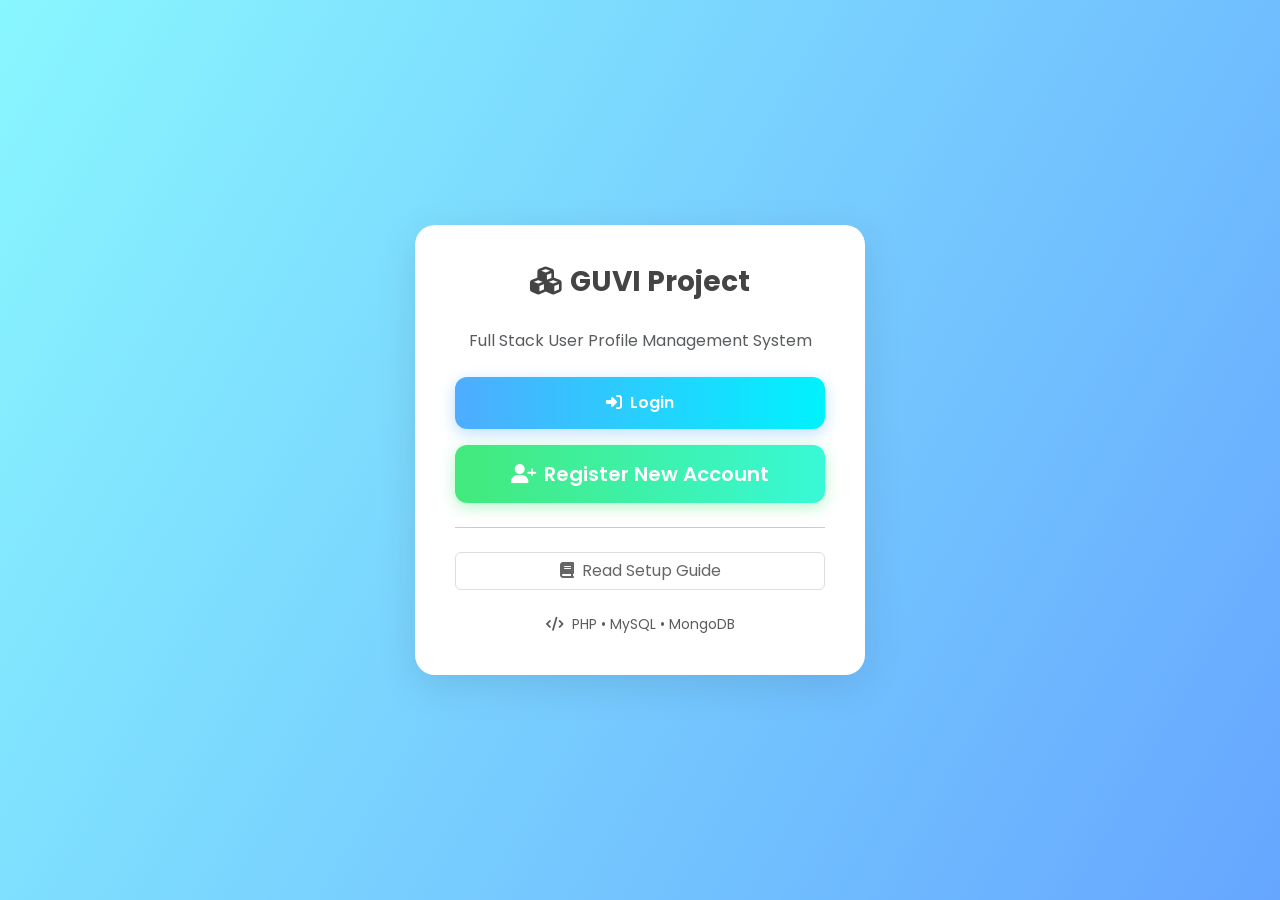
<file: index.html>
<!DOCTYPE html>
<html lang="en">

<head>
    <meta charset="UTF-8">
    <meta name="viewport" content="width=device-width, initial-scale=1.0">
    <title>Welcome - GUVI Internship</title>
    <link rel="stylesheet" href="https://cdn.jsdelivr.net/npm/bootstrap@5.3.0/dist/css/bootstrap.min.css">
    <link rel="stylesheet" href="assets/css/style.css">
    <!-- Font Awesome -->
    <link rel="stylesheet" href="https://cdnjs.cloudflare.com/ajax/libs/font-awesome/6.4.0/css/all.min.css">
</head>

<body>
    <div class="glass-card text-center">
        <h3><i class="fas fa-cubes me-2"></i>GUVI Project</h3>
        <p class="mb-4 text-muted">Full Stack User Profile Management System</p>

        <div class="d-grid gap-3">
            <a href="login.html" class="btn btn-primary btn-lg">
                <i class="fas fa-sign-in-alt me-2"></i>Login
            </a>

            <a href="register.html" class="btn btn-success btn-lg">
                <i class="fas fa-user-plus me-2"></i>Register New Account
            </a>

            <hr class="my-2">

            <a href="guide.html" class="btn btn-outline-light">
                <i class="fas fa-book me-2"></i>Read Setup Guide
            </a>
        </div>

        <div class="mt-4 small text-muted">
            <i class="fas fa-code me-1"></i> PHP • MySQL • MongoDB
        </div>
    </div>

    <script src="https://code.jquery.com/jquery-3.6.0.min.js"></script>
</body>

</html>
</file>
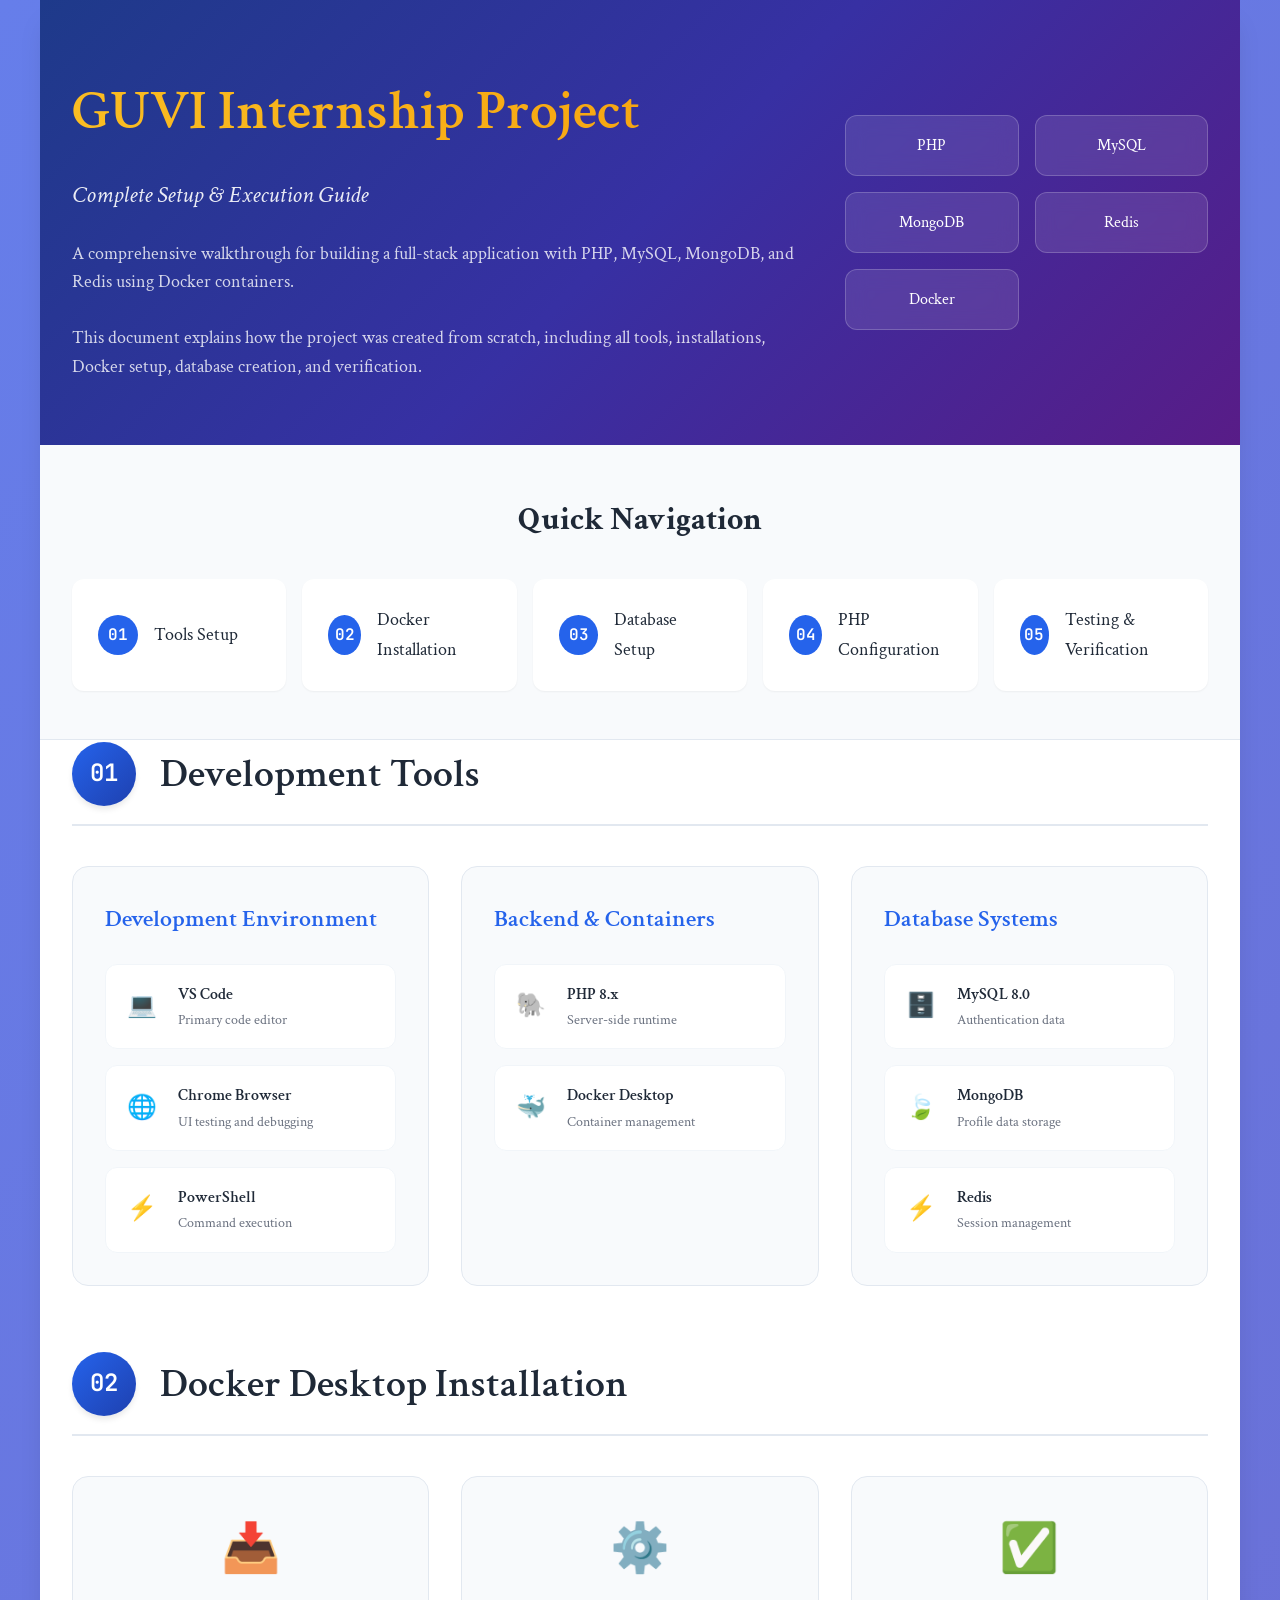
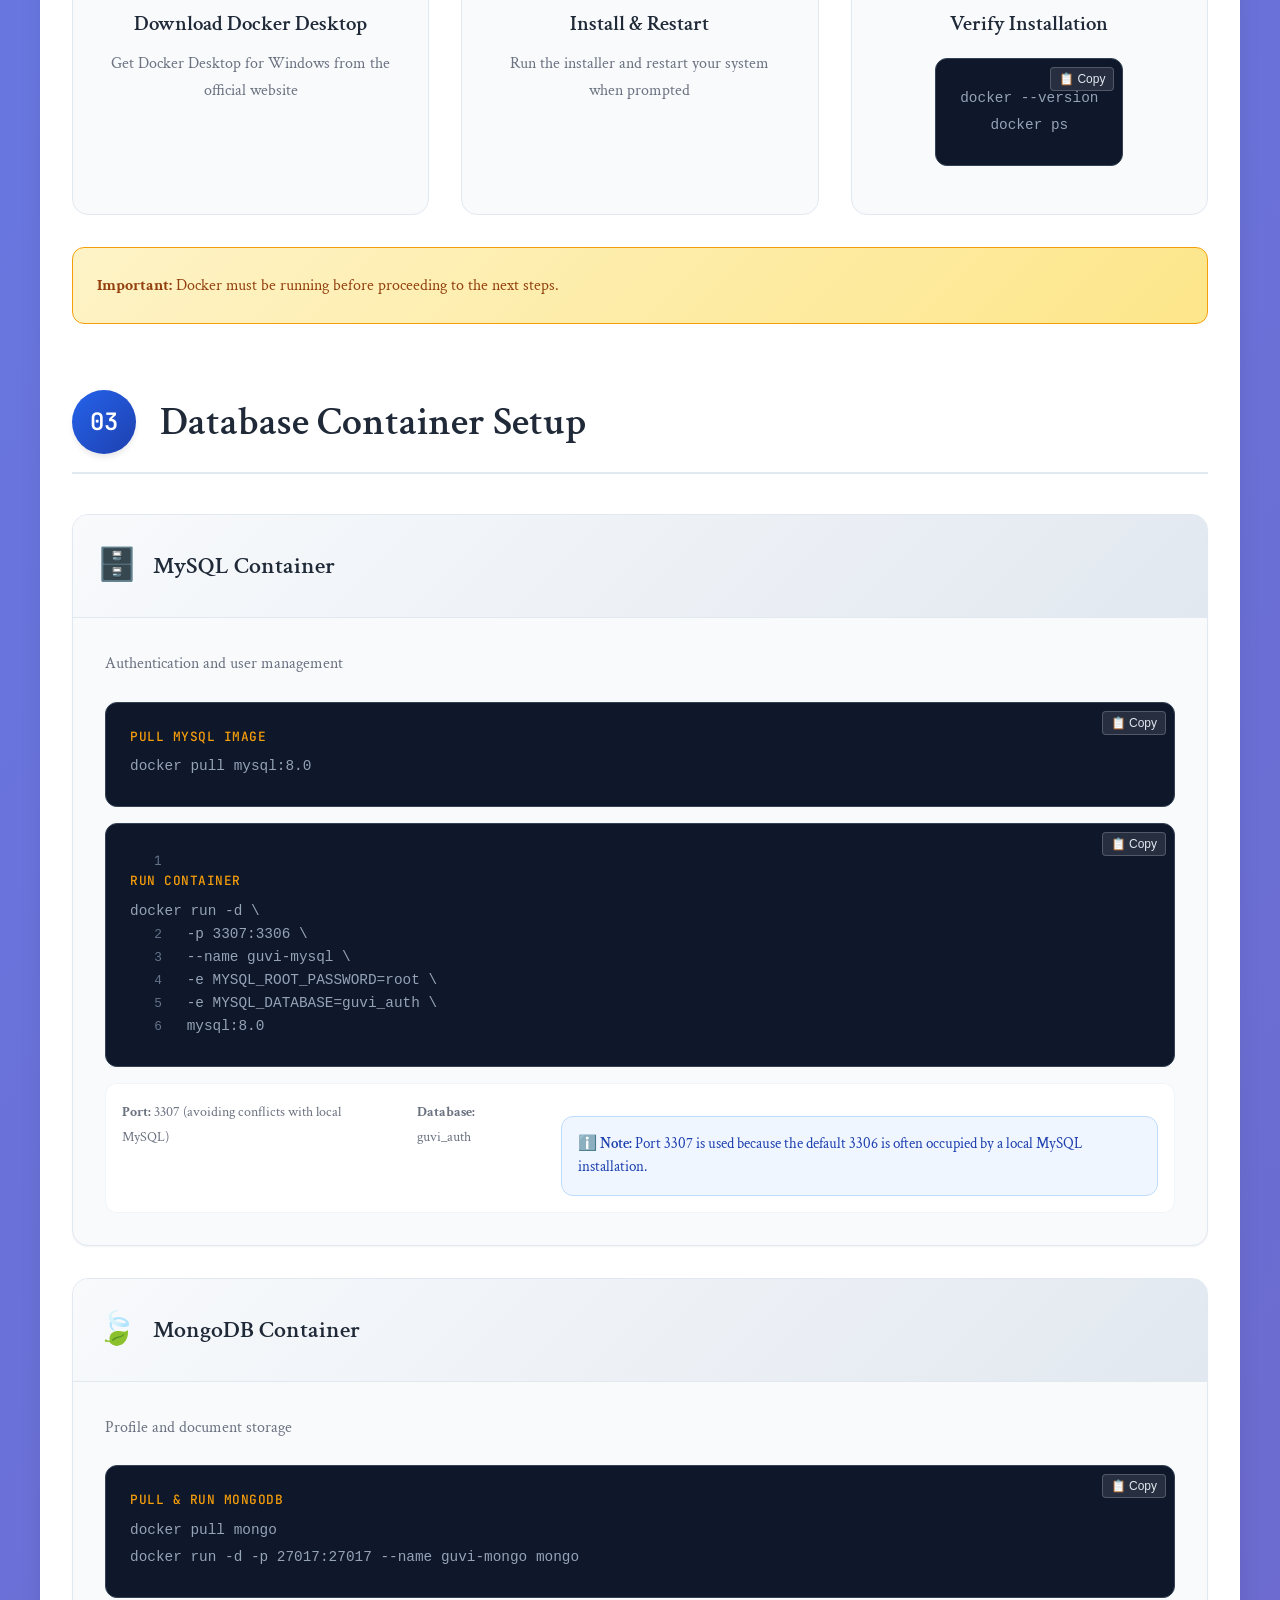
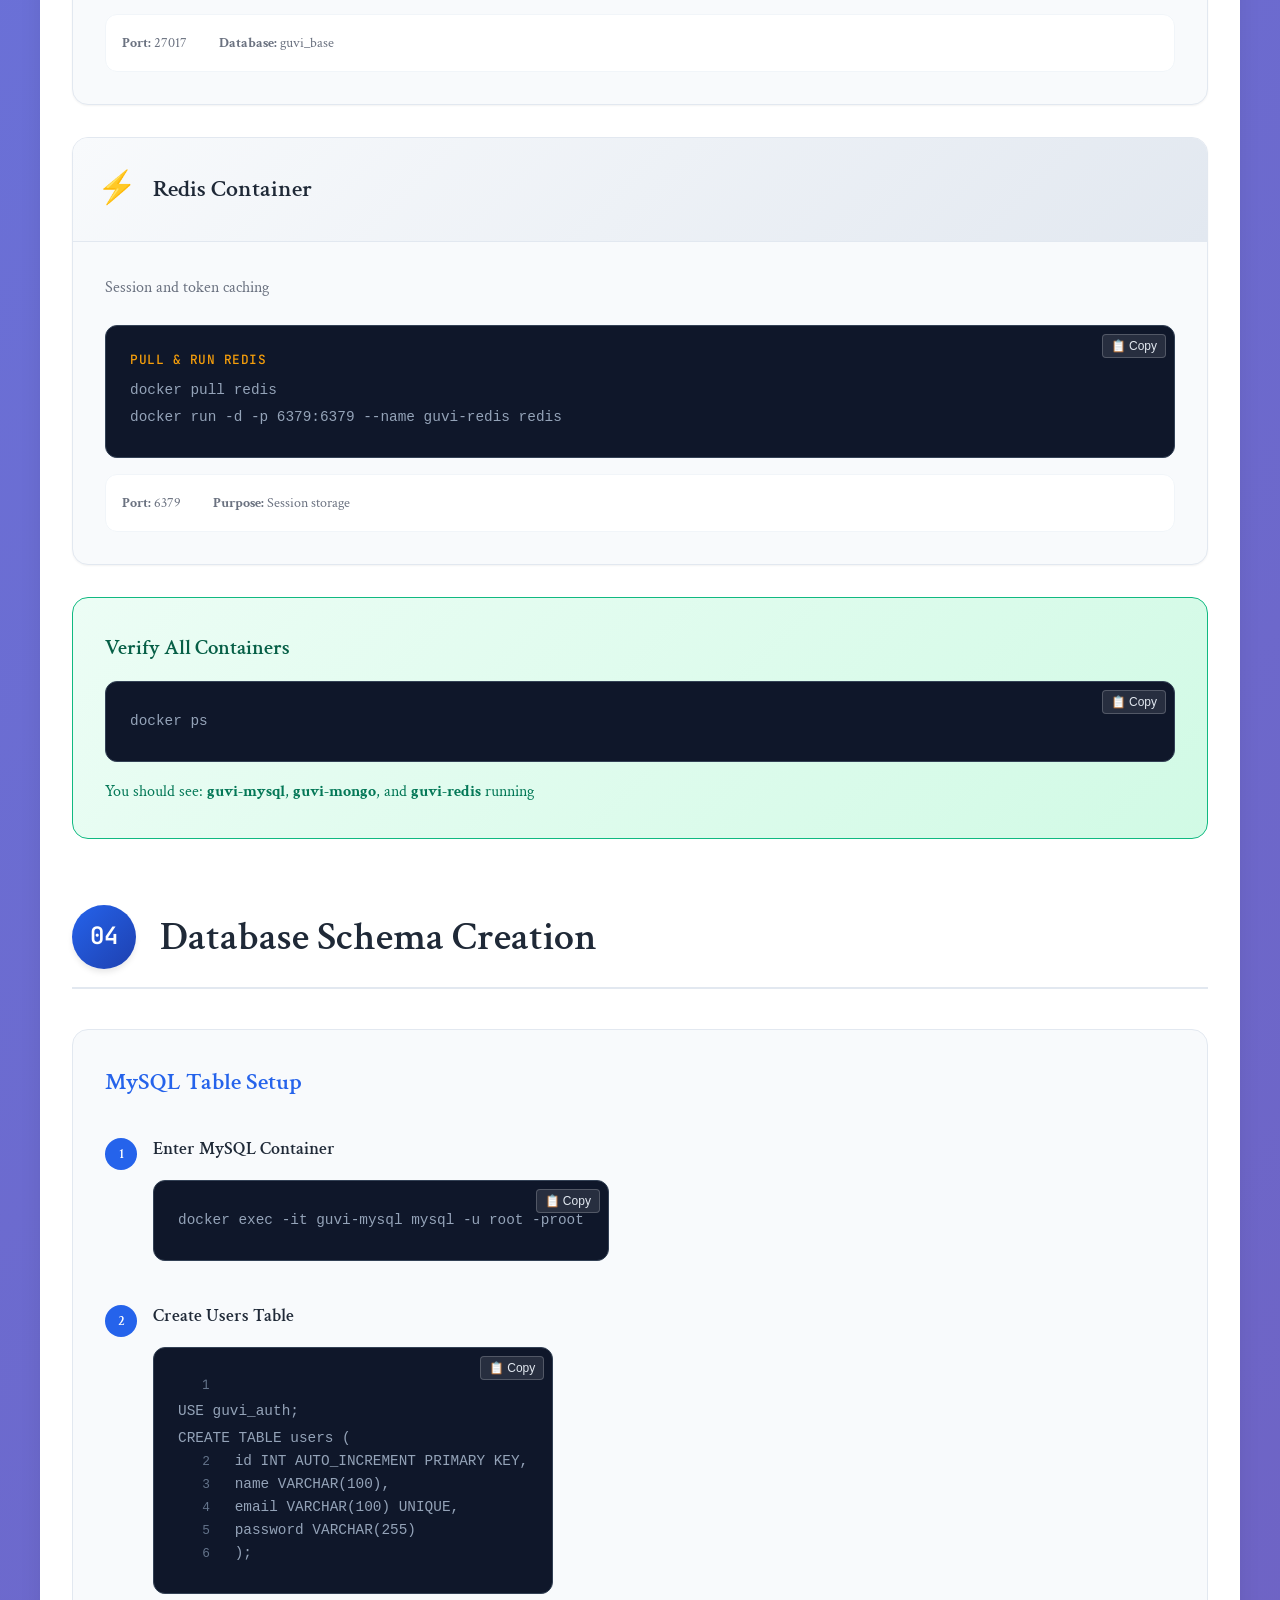
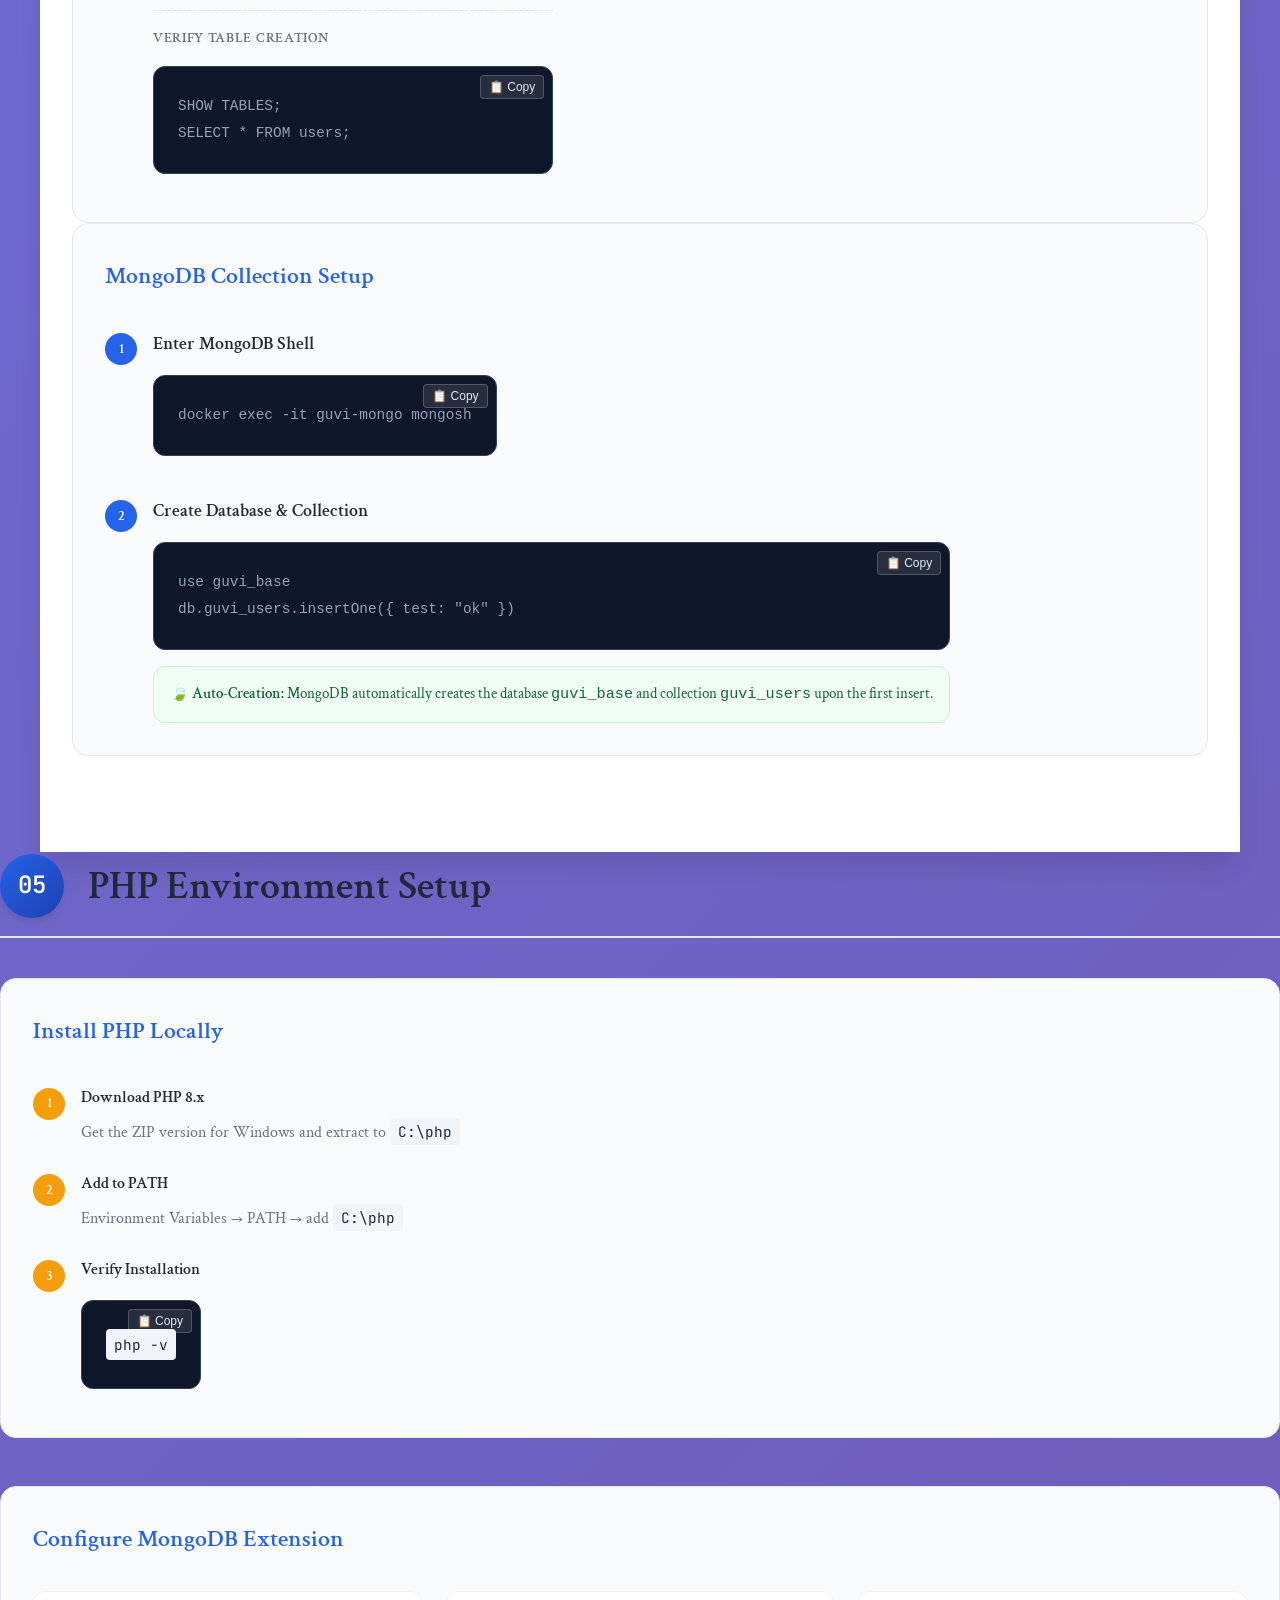
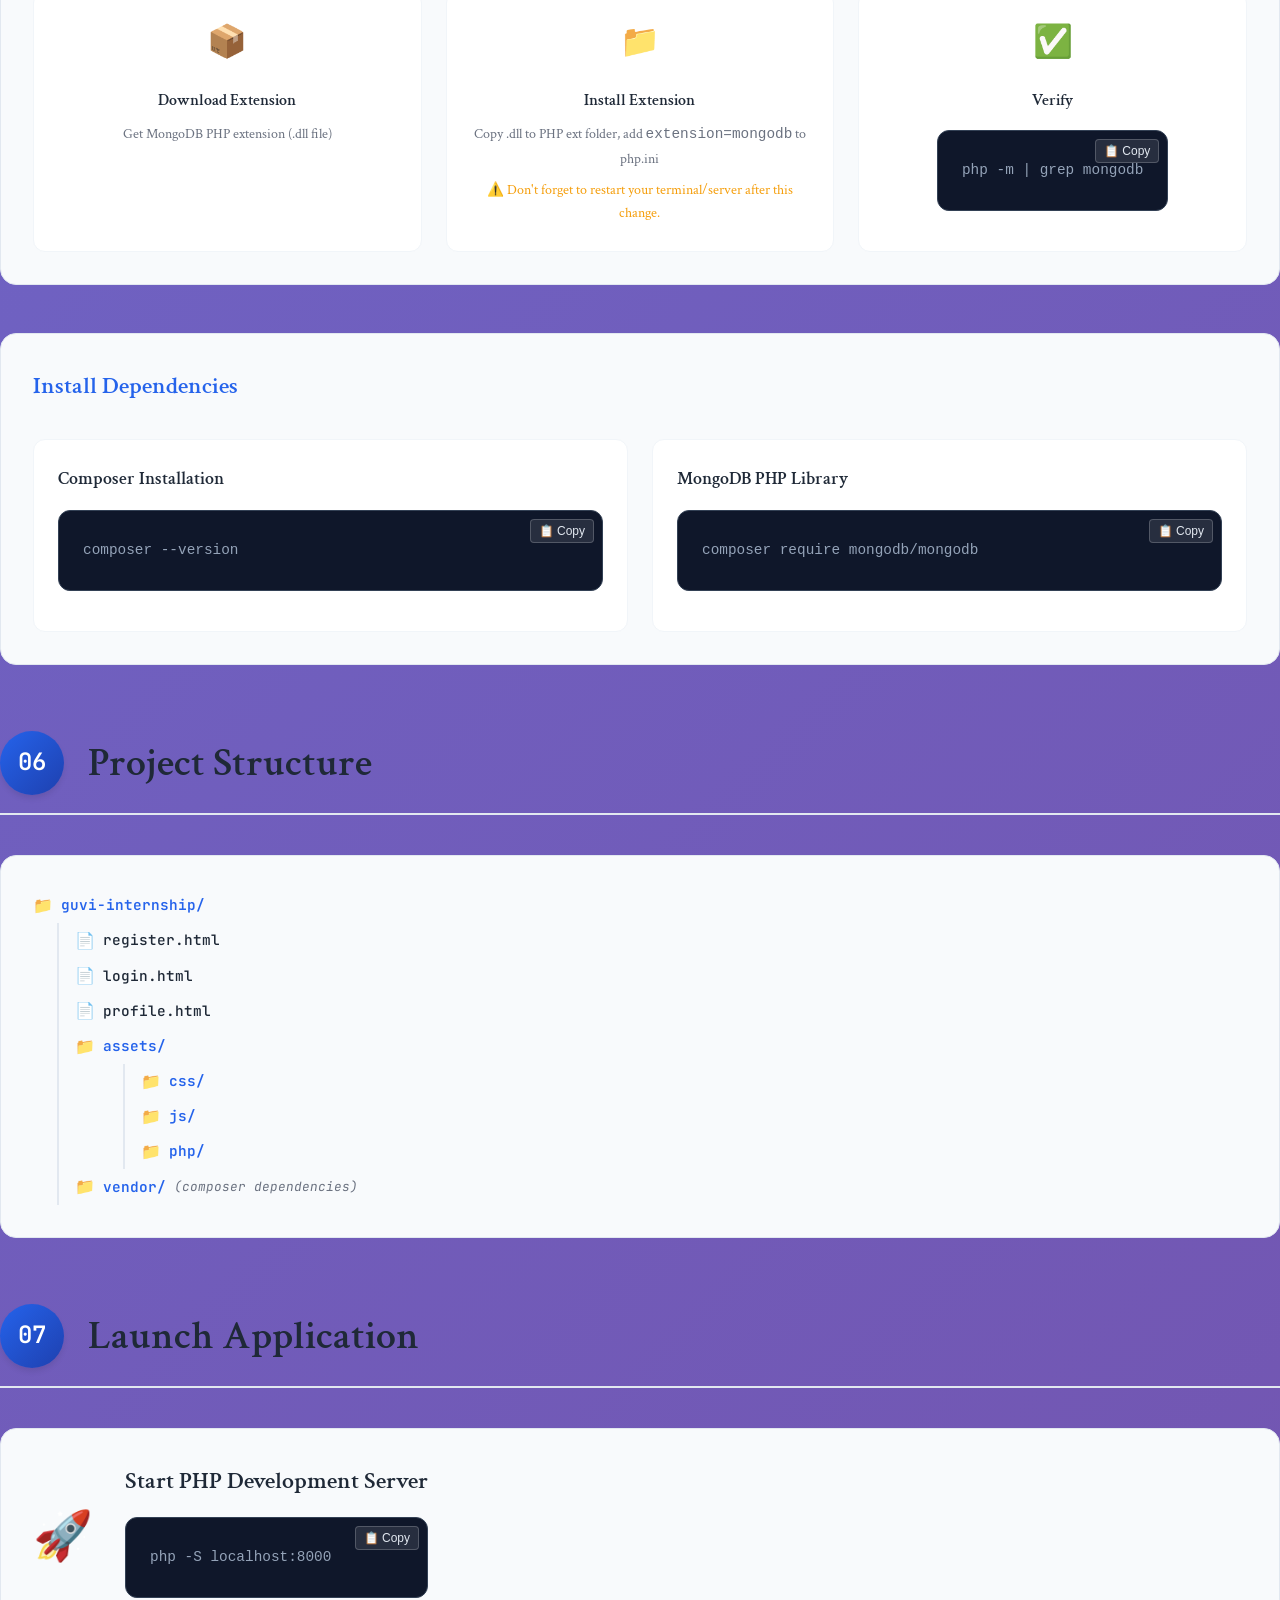
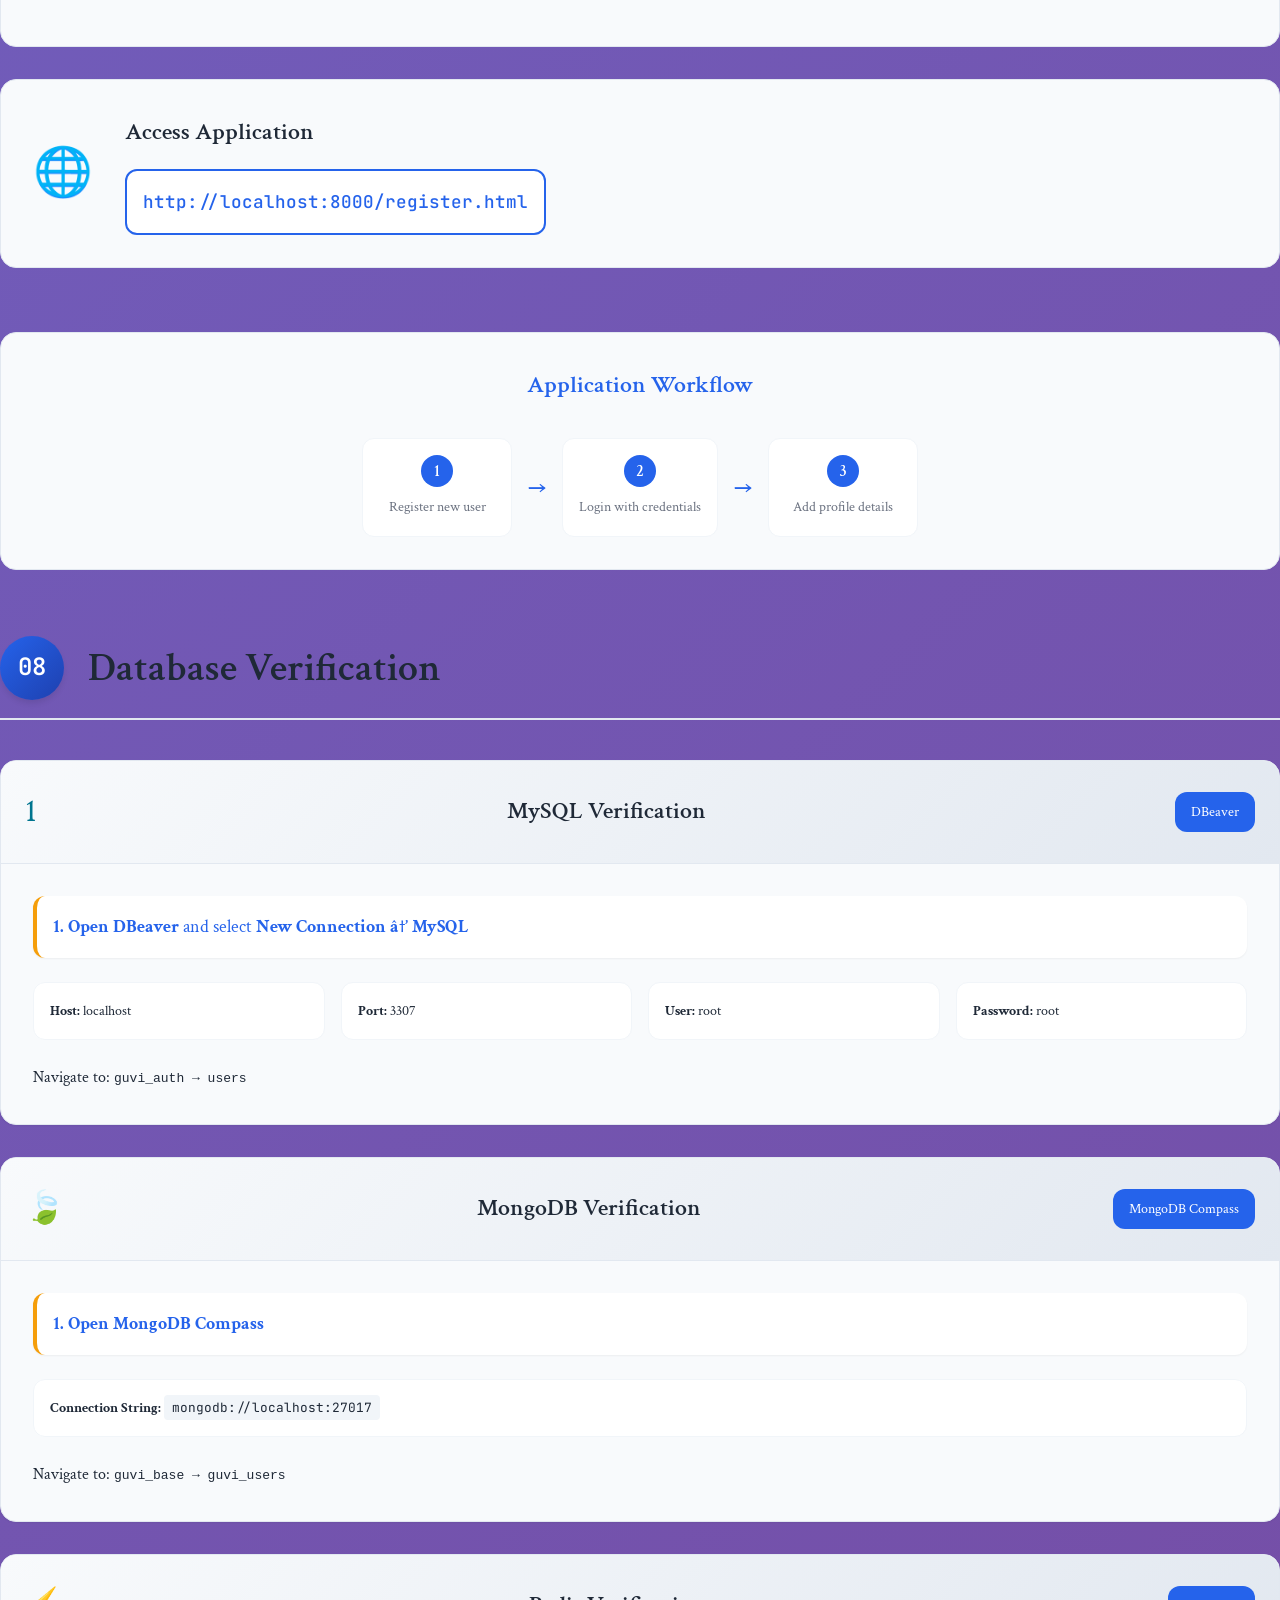
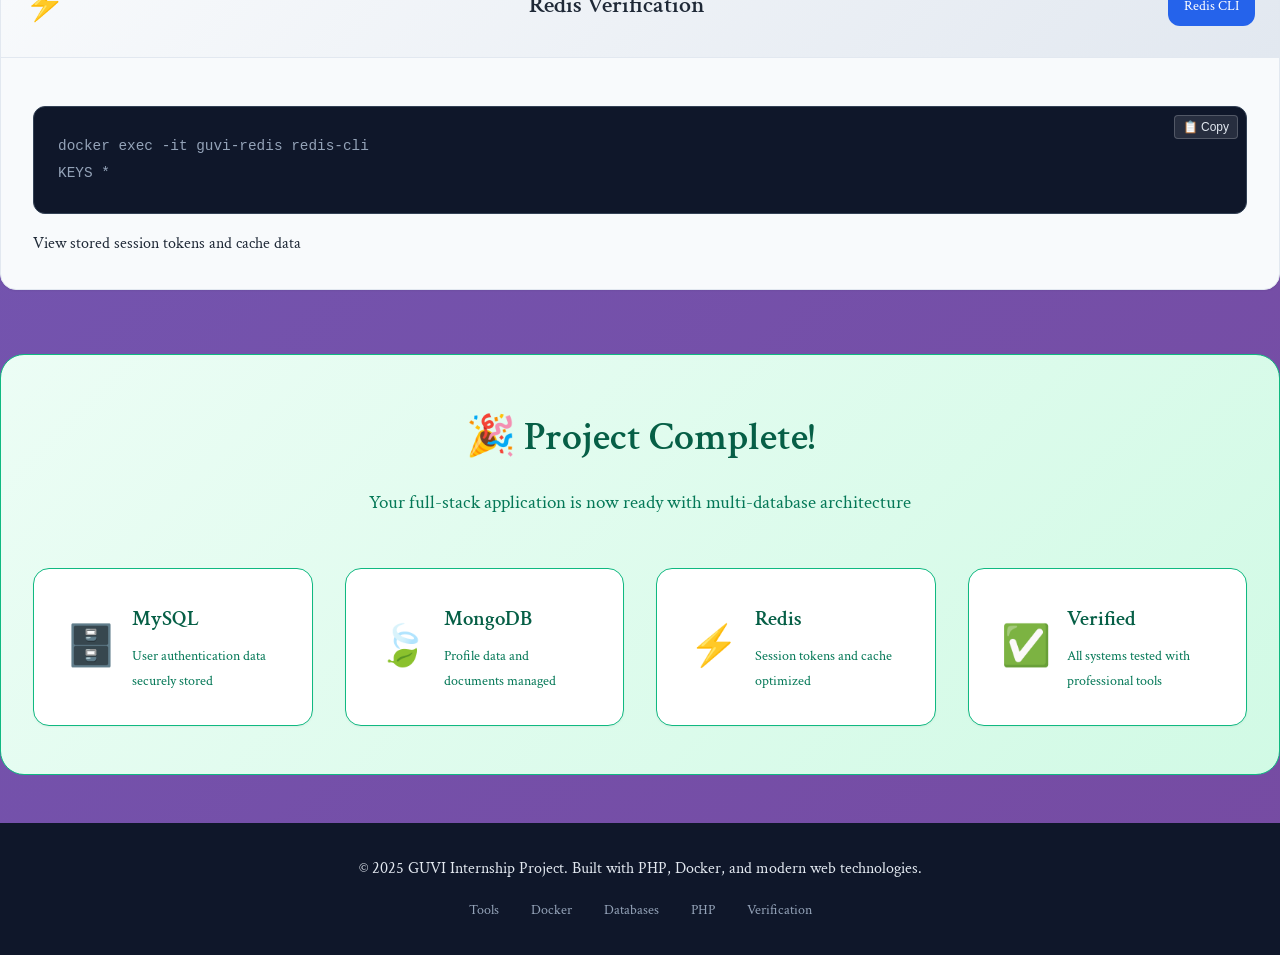
<file: guide.html>
<!DOCTYPE html>
<html lang="en">

<head>
  <meta charset="UTF-8">
  <meta name="viewport" content="width=device-width, initial-scale=1.0">
  <title>GUVI Internship Project - Setup Guide</title>
  <link rel="stylesheet" href="styles.css">
  <link
    href="https://fonts.googleapis.com/css2?family=JetBrains+Mono:wght@400;500;600&family=Crimson+Text:ital,wght@0,400;0,600;1,400&display=swap"
    rel="stylesheet">
</head>

<body>
  <div class="container">
    <header class="hero">
      <div class="hero-content">
        <h1 class="hero-title">GUVI Internship Project</h1>
        <p class="hero-subtitle">Complete Setup & Execution Guide</p>
        <div class="hero-description">
          A comprehensive walkthrough for building a full-stack application with PHP, MySQL, MongoDB, and Redis using
          Docker containers.
          <br><br>
          This document explains how the project was created from scratch, including all tools, installations, Docker
          setup, database creation, and verification.
        </div>
      </div>
      <div class="hero-visual">
        <div class="tech-stack">
          <div class="tech-item">PHP</div>
          <div class="tech-item">MySQL</div>
          <div class="tech-item">MongoDB</div>
          <div class="tech-item">Redis</div>
          <div class="tech-item">Docker</div>
        </div>
      </div>
    </header>

    <nav class="table-of-contents">
      <h2>Quick Navigation</h2>
      <div class="toc-grid">
        <a href="#tools" class="toc-item">
          <span class="toc-number">01</span>
          <span class="toc-title">Tools Setup</span>
        </a>
        <a href="#docker" class="toc-item">
          <span class="toc-number">02</span>
          <span class="toc-title">Docker Installation</span>
        </a>
        <a href="#databases" class="toc-item">
          <span class="toc-number">03</span>
          <span class="toc-title">Database Setup</span>
        </a>
        <a href="#php" class="toc-item">
          <span class="toc-number">04</span>
          <span class="toc-title">PHP Configuration</span>
        </a>
        <a href="#verification" class="toc-item">
          <span class="toc-number">05</span>
          <span class="toc-title">Testing & Verification</span>
        </a>
      </div>
    </nav>

    <main class="content">
      <section id="tools" class="step-section">
        <div class="step-header">
          <span class="step-number">01</span>
          <h2>Development Tools</h2>
        </div>

        <div class="tools-grid">
          <div class="tool-category">
            <h3>Development Environment</h3>
            <div class="tool-list">
              <div class="tool-item">
                <div class="tool-icon">💻</div>
                <div class="tool-info">
                  <strong>VS Code</strong>
                  <span>Primary code editor</span>
                </div>
              </div>
              <div class="tool-item">
                <div class="tool-icon">🌐</div>
                <div class="tool-info">
                  <strong>Chrome Browser</strong>
                  <span>UI testing and debugging</span>
                </div>
              </div>
              <div class="tool-item">
                <div class="tool-icon">⚡</div>
                <div class="tool-info">
                  <strong>PowerShell</strong>
                  <span>Command execution</span>
                </div>
              </div>
            </div>
          </div>

          <div class="tool-category">
            <h3>Backend & Containers</h3>
            <div class="tool-list">
              <div class="tool-item">
                <div class="tool-icon">🐘</div>
                <div class="tool-info">
                  <strong>PHP 8.x</strong>
                  <span>Server-side runtime</span>
                </div>
              </div>
              <div class="tool-item">
                <div class="tool-icon">🐳</div>
                <div class="tool-info">
                  <strong>Docker Desktop</strong>
                  <span>Container management</span>
                </div>
              </div>
            </div>
          </div>

          <div class="tool-category">
            <h3>Database Systems</h3>
            <div class="tool-list">
              <div class="tool-item">
                <div class="tool-icon">🗄️</div>
                <div class="tool-info">
                  <strong>MySQL 8.0</strong>
                  <span>Authentication data</span>
                </div>
              </div>
              <div class="tool-item">
                <div class="tool-icon">🍃</div>
                <div class="tool-info">
                  <strong>MongoDB</strong>
                  <span>Profile data storage</span>
                </div>
              </div>
              <div class="tool-item">
                <div class="tool-icon">⚡</div>
                <div class="tool-info">
                  <strong>Redis</strong>
                  <span>Session management</span>
                </div>
              </div>
            </div>
          </div>
        </div>
      </section>

      <section id="docker" class="step-section">
        <div class="step-header">
          <span class="step-number">02</span>
          <h2>Docker Desktop Installation</h2>
        </div>

        <div class="installation-steps">
          <div class="install-step">
            <div class="step-icon">📥</div>
            <div class="step-content">
              <h3>Download Docker Desktop</h3>
              <p>Get Docker Desktop for Windows from the official website</p>
            </div>
          </div>

          <div class="install-step">
            <div class="step-icon">⚙️</div>
            <div class="step-content">
              <h3>Install & Restart</h3>
              <p>Run the installer and restart your system when prompted</p>
            </div>
          </div>

          <div class="install-step">
            <div class="step-icon">✅</div>
            <div class="step-content">
              <h3>Verify Installation</h3>
              <div class="code-block">
                <code>docker --version</code>
                <code>docker ps</code>
              </div>
            </div>
          </div>
        </div>

        <div class="important-note">
          <strong>Important:</strong> Docker must be running before proceeding to the next steps.
        </div>
      </section>

      <section id="databases" class="step-section">
        <div class="step-header">
          <span class="step-number">03</span>
          <h2>Database Container Setup</h2>
        </div>

        <div class="database-setup">
          <div class="db-container">
            <div class="db-header">
              <div class="db-icon mysql-icon">🗄️</div>
              <h3>MySQL Container</h3>
            </div>
            <div class="db-content">
              <p>Authentication and user management</p>
              <div class="code-block">
                <div class="code-title">Pull MySQL Image</div>
                <code>docker pull mysql:8.0</code>
              </div>
              <div class="code-block">
                <div class="code-title">Run Container</div>
                <code>docker run -d \<br>
  -p 3307:3306 \<br>
  --name guvi-mysql \<br>
  -e MYSQL_ROOT_PASSWORD=root \<br>
  -e MYSQL_DATABASE=guvi_auth \<br>
  mysql:8.0</code>
              </div>
              <div class="db-info">
                <span><strong>Port:</strong> 3307 (avoiding conflicts with local MySQL)</span>
                <span><strong>Database:</strong> guvi_auth</span>
                <div class="note-box info">
                  ℹ️ <strong>Note:</strong> Port 3307 is used because the default 3306 is often occupied by a local
                  MySQL installation.
                </div>
              </div>
            </div>
          </div>

          <div class="db-container">
            <div class="db-header">
              <div class="db-icon mongo-icon">🍃</div>
              <h3>MongoDB Container</h3>
            </div>
            <div class="db-content">
              <p>Profile and document storage</p>
              <div class="code-block">
                <div class="code-title">Pull & Run MongoDB</div>
                <code>docker pull mongo</code>
                <code>docker run -d -p 27017:27017 --name guvi-mongo mongo</code>
              </div>
              <div class="db-info">
                <span><strong>Port:</strong> 27017</span>
                <span><strong>Database:</strong> guvi_base</span>
              </div>
            </div>
          </div>

          <div class="db-container">
            <div class="db-header">
              <div class="db-icon redis-icon">⚡</div>
              <h3>Redis Container</h3>
            </div>
            <div class="db-content">
              <p>Session and token caching</p>
              <div class="code-block">
                <div class="code-title">Pull & Run Redis</div>
                <code>docker pull redis</code>
                <code>docker run -d -p 6379:6379 --name guvi-redis redis</code>
              </div>
              <div class="db-info">
                <span><strong>Port:</strong> 6379</span>
                <span><strong>Purpose:</strong> Session storage</span>
              </div>
            </div>
          </div>
        </div>

        <div class="verification-box">
          <h4>Verify All Containers</h4>
          <div class="code-block">
            <code>docker ps</code>
          </div>
          <p>You should see: <strong>guvi-mysql</strong>, <strong>guvi-mongo</strong>, and <strong>guvi-redis</strong>
            running</p>
        </div>
      </section>

      <section class="step-section">
        <div class="step-header">
          <span class="step-number">04</span>
          <h2>Database Schema Creation</h2>
        </div>

        <div class="schema-setup">
          <div class="schema-container">
            <h3>MySQL Table Setup</h3>
            <div class="schema-steps">
              <div class="schema-step">
                <span class="schema-step-number">1</span>
                <div class="schema-content">
                  <h4>Enter MySQL Container</h4>
                  <div class="code-block">
                    <code>docker exec -it guvi-mysql mysql -u root -proot</code>
                  </div>
                </div>
              </div>

              <div class="schema-step">
                <span class="schema-step-number">2</span>
                <div class="schema-content">
                  <h4>Create Users Table</h4>
                  <div class="code-block">
                    <code>USE guvi_auth;</code>
                    <code>CREATE TABLE users (<br>
  id INT AUTO_INCREMENT PRIMARY KEY,<br>
  name VARCHAR(100),<br>
  email VARCHAR(100) UNIQUE,<br>
  password VARCHAR(255)<br>
);</code>
                  </div>
                  <div class="verification-substep">
                    <h5>Verify Table Creation</h5>
                    <div class="code-block">
                      <code>SHOW TABLES;</code>
                      <code>SELECT * FROM users;</code>
                    </div>
                  </div>
                </div>
              </div>
            </div>
          </div>
        </div>

        <div class="schema-container">
          <h3>MongoDB Collection Setup</h3>
          <div class="schema-steps">
            <div class="schema-step">
              <span class="schema-step-number">1</span>
              <div class="schema-content">
                <h4>Enter MongoDB Shell</h4>
                <div class="code-block">
                  <code>docker exec -it guvi-mongo mongosh</code>
                </div>
              </div>
            </div>

            <div class="schema-step">
              <span class="schema-step-number">2</span>
              <div class="schema-content">
                <h4>Create Database & Collection</h4>
                <div class="code-block">
                  <code>use guvi_base</code>
                  <code>db.guvi_users.insertOne({ test: "ok" })</code>
                </div>
                <div class="note-box success">
                  🍃 <strong>Auto-Creation:</strong> MongoDB automatically creates the database <code>guvi_base</code>
                  and collection <code>guvi_users</code> upon the first insert.
                </div>
              </div>
            </div>
          </div>
        </div>
  </div>
  </div>
  </section>

  <section id="php" class="step-section">
    <div class="step-header">
      <span class="step-number">05</span>
      <h2>PHP Environment Setup</h2>
    </div>

    <div class="php-setup">
      <div class="php-step">
        <h3>Install PHP Locally</h3>
        <div class="php-instructions">
          <div class="instruction-item">
            <span class="instruction-number">1</span>
            <div class="instruction-content">
              <strong>Download PHP 8.x</strong>
              <p>Get the ZIP version for Windows and extract to <code>C:\php</code></p>
            </div>
          </div>

          <div class="instruction-item">
            <span class="instruction-number">2</span>
            <div class="instruction-content">
              <strong>Add to PATH</strong>
              <p>Environment Variables → PATH → add <code>C:\php</code></p>
            </div>
          </div>

          <div class="instruction-item">
            <span class="instruction-number">3</span>
            <div class="instruction-content">
              <strong>Verify Installation</strong>
              <div class="code-block">
                <code>php -v</code>
              </div>
            </div>
          </div>
        </div>
      </div>

      <div class="php-step">
        <h3>Configure MongoDB Extension</h3>
        <div class="extension-setup">
          <div class="extension-item">
            <div class="extension-icon">📦</div>
            <div class="extension-content">
              <strong>Download Extension</strong>
              <p>Get MongoDB PHP extension (.dll file)</p>
            </div>
          </div>

          <div class="extension-item">
            <div class="extension-icon">📁</div>
            <div class="extension-content">
              <strong>Install Extension</strong>
              <p>Copy .dll to PHP ext folder, add <code>extension=mongodb</code> to php.ini</p>
              <p class="small-note">⚠️ Don't forget to restart your terminal/server after this change.</p>
            </div>
          </div>

          <div class="extension-item">
            <div class="extension-icon">✅</div>
            <div class="extension-content">
              <strong>Verify</strong>
              <div class="code-block">
                <code>php -m | grep mongodb</code>
              </div>
            </div>
          </div>
        </div>
      </div>

      <div class="php-step">
        <h3>Install Dependencies</h3>
        <div class="dependencies">
          <div class="dependency-item">
            <h4>Composer Installation</h4>
            <div class="code-block">
              <code>composer --version</code>
            </div>
          </div>

          <div class="dependency-item">
            <h4>MongoDB PHP Library</h4>
            <div class="code-block">
              <code>composer require mongodb/mongodb</code>
            </div>
          </div>
        </div>
      </div>
    </div>
  </section>

  <section class="step-section">
    <div class="step-header">
      <span class="step-number">06</span>
      <h2>Project Structure</h2>
    </div>

    <div class="project-structure">
      <div class="file-tree">
        <div class="tree-item folder">
          <span class="tree-icon">📁</span>
          <span class="tree-name">guvi-internship/</span>
        </div>
        <div class="tree-children">
          <div class="tree-item file">
            <span class="tree-icon">📄</span>
            <span class="tree-name">register.html</span>
          </div>
          <div class="tree-item file">
            <span class="tree-icon">📄</span>
            <span class="tree-name">login.html</span>
          </div>
          <div class="tree-item file">
            <span class="tree-icon">📄</span>
            <span class="tree-name">profile.html</span>
          </div>
          <div class="tree-item folder">
            <span class="tree-icon">📁</span>
            <span class="tree-name">assets/</span>
          </div>
          <div class="tree-children nested">
            <div class="tree-item folder">
              <span class="tree-icon">📁</span>
              <span class="tree-name">css/</span>
            </div>
            <div class="tree-item folder">
              <span class="tree-icon">📁</span>
              <span class="tree-name">js/</span>
            </div>
            <div class="tree-item folder">
              <span class="tree-icon">📁</span>
              <span class="tree-name">php/</span>
            </div>
          </div>
          <div class="tree-item folder">
            <span class="tree-icon">📁</span>
            <span class="tree-name">vendor/</span>
            <span class="tree-note">(composer dependencies)</span>
          </div>
        </div>
      </div>
    </div>
  </section>

  <section class="step-section">
    <div class="step-header">
      <span class="step-number">07</span>
      <h2>Launch Application</h2>
    </div>

    <div class="launch-section">
      <div class="launch-step">
        <div class="launch-icon">🚀</div>
        <div class="launch-content">
          <h3>Start PHP Development Server</h3>
          <div class="code-block">
            <code>php -S localhost:8000</code>
          </div>
        </div>
      </div>

      <div class="launch-step">
        <div class="launch-icon">🌐</div>
        <div class="launch-content">
          <h3>Access Application</h3>
          <div class="url-box">
            <a href="http://localhost:8000/register.html" target="_blank">
              http://localhost:8000/register.html
            </a>
          </div>
        </div>
      </div>

      <div class="application-flow">
        <h3>Application Workflow</h3>
        <div class="flow-steps">
          <div class="flow-step">
            <span class="flow-number">1</span>
            <span class="flow-text">Register new user</span>
          </div>
          <div class="flow-arrow">→</div>
          <div class="flow-step">
            <span class="flow-number">2</span>
            <span class="flow-text">Login with credentials</span>
          </div>
          <div class="flow-arrow">→</div>
          <div class="flow-step">
            <span class="flow-number">3</span>
            <span class="flow-text">Add profile details</span>
          </div>
        </div>
      </div>
    </div>
  </section>

  <section id="verification" class="step-section">
    <div class="step-header">
      <span class="step-number">08</span>
      <h2>Database Verification</h2>
    </div>

    <div class="verification-tools">
      <div class="verification-tool">
        <div class="tool-header">
          <div class="tool-logo mysql-logo">1</div>
          <h3>MySQL Verification</h3>
          <span class="tool-name">DBeaver</span>
        </div>
        <div class="tool-content">
          <p class="instruction-lead"><strong>1. Open DBeaver</strong> and select <strong>New Connection â†’
              MySQL</strong></p>
          <div class="connection-details">
            <div class="detail-item">
              <strong>Host:</strong> localhost
            </div>
            <div class="detail-item">
              <strong>Port:</strong> 3307
            </div>
            <div class="detail-item">
              <strong>User:</strong> root
            </div>
            <div class="detail-item">
              <strong>Password:</strong> root
            </div>
          </div>
          <p>Navigate to: <code>guvi_auth → users</code></p>
        </div>
      </div>

      <div class="verification-tool">
        <div class="tool-header">
          <div class="tool-logo mongo-logo">🍃</div>
          <h3>MongoDB Verification</h3>
          <span class="tool-name">MongoDB Compass</span>
        </div>
        <div class="tool-content">
          <p class="instruction-lead"><strong>1. Open MongoDB Compass</strong></p>
          <div class="connection-details">
            <div class="detail-item">
              <strong>Connection String:</strong>
              <code>mongodb://localhost:27017</code>
            </div>
          </div>
          <p>Navigate to: <code>guvi_base → guvi_users</code></p>
        </div>
      </div>

      <div class="verification-tool">
        <div class="tool-header">
          <div class="tool-logo redis-logo">⚡</div>
          <h3>Redis Verification</h3>
          <span class="tool-name">Redis CLI</span>
        </div>
        <div class="tool-content">
          <div class="code-block">
            <code>docker exec -it guvi-redis redis-cli</code>
            <code>KEYS *</code>
          </div>
          <p>View stored session tokens and cache data</p>
        </div>
      </div>
    </div>
  </section>

  <section class="final-result">
    <div class="result-header">
      <h2>🎉 Project Complete!</h2>
      <p>Your full-stack application is now ready with multi-database architecture</p>
    </div>

    <div class="result-grid">
      <div class="result-item">
        <div class="result-icon mysql-icon">🗄️</div>
        <div class="result-content">
          <h3>MySQL</h3>
          <p>User authentication data securely stored</p>
        </div>
      </div>

      <div class="result-item">
        <div class="result-icon mongo-icon">🍃</div>
        <div class="result-content">
          <h3>MongoDB</h3>
          <p>Profile data and documents managed</p>
        </div>
      </div>

      <div class="result-item">
        <div class="result-icon redis-icon">⚡</div>
        <div class="result-content">
          <h3>Redis</h3>
          <p>Session tokens and cache optimized</p>
        </div>
      </div>

      <div class="result-item">
        <div class="result-icon">✅</div>
        <div class="result-content">
          <h3>Verified</h3>
          <p>All systems tested with professional tools</p>
        </div>
      </div>
    </div>
  </section>
  </main>

  <footer class="footer">
    <div class="footer-content">
      <p>&copy; 2025 GUVI Internship Project. Built with PHP, Docker, and modern web technologies.</p>
      <div class="footer-links">
        <a href="#tools">Tools</a>
        <a href="#docker">Docker</a>
        <a href="#databases">Databases</a>
        <a href="#php">PHP</a>
        <a href="#verification">Verification</a>
      </div>
    </div>
  </footer>
  </div>

  <script src="script.js"></script>
</body>

</html>
</file>
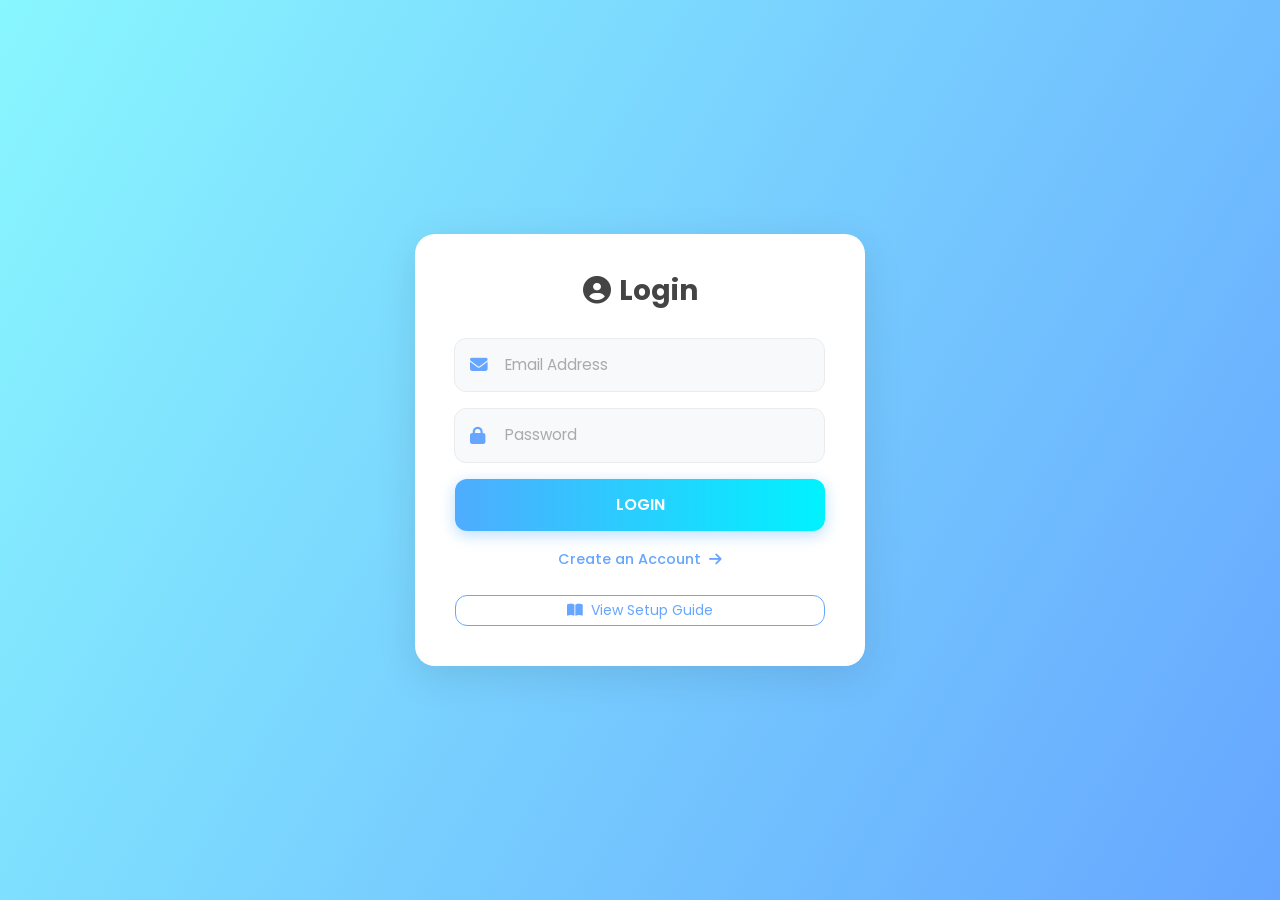
<file: login.html>
<!DOCTYPE html>
<html lang="en">

<head>
    <meta charset="UTF-8">
    <meta name="viewport" content="width=device-width, initial-scale=1.0">
    <title>Login - GUVI Internship</title>
    <link rel="stylesheet" href="https://cdn.jsdelivr.net/npm/bootstrap@5.3.0/dist/css/bootstrap.min.css">
    <link rel="stylesheet" href="assets/css/style.css">
    <!-- Font Awesome -->
    <link rel="stylesheet" href="https://cdnjs.cloudflare.com/ajax/libs/font-awesome/6.4.0/css/all.min.css">
</head>

<body>
    <div class="glass-card">
        <h3><i class="fas fa-user-circle me-2"></i>Login</h3>

        <div class="mb-3 input-group">
            <span class="input-group-text"><i class="fas fa-envelope"></i></span>
            <input id="email" type="email" class="form-control" placeholder="Email Address">
        </div>

        <div class="mb-3 input-group">
            <span class="input-group-text"><i class="fas fa-lock"></i></span>
            <input id="password" type="password" class="form-control" placeholder="Password">
        </div>

        <button id="loginBtn" class="btn btn-primary w-100">LOGIN</button>

        <div class="mt-3 text-center">
            <a href="register.html">Create an Account <i class="fas fa-arrow-right ms-1"></i></a>
        </div>

        <div class="mt-4 text-center">
            <a href="guide.html" target="_blank" class="btn btn-sm btn-outline-light w-100"
                style="border-radius: 12px; color: #66a6ff; border-color: #66a6ff;">
                <i class="fas fa-book-open me-2"></i>View Setup Guide
            </a>
        </div>
    </div>

    <script src="https://code.jquery.com/jquery-3.6.0.min.js"></script>
    <script src="assets/js/login.js"></script>
</body>

</html>
</file>
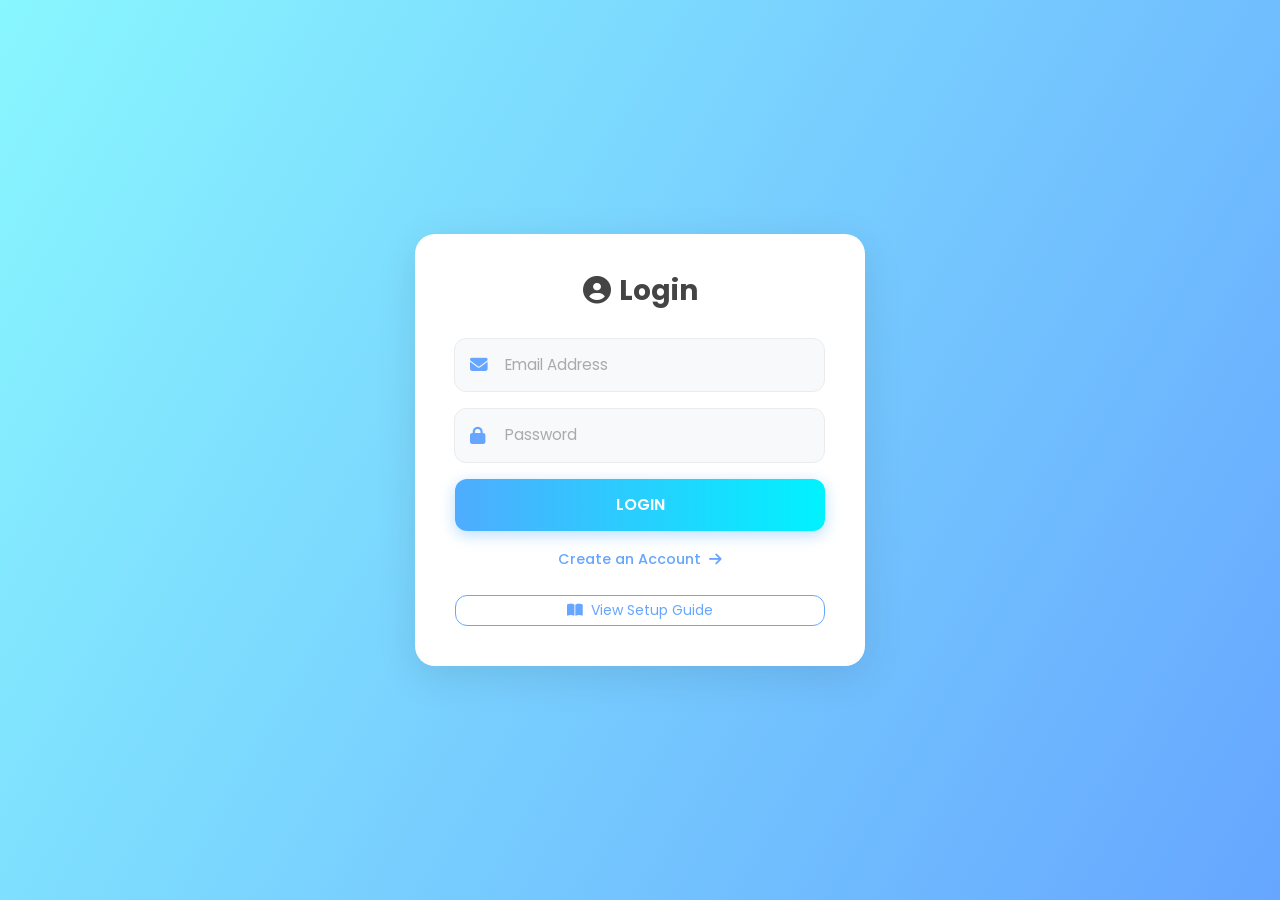
<file: profile.html>
<!DOCTYPE html>
<html lang="en">

<head>
    <meta charset="UTF-8">
    <meta name="viewport" content="width=device-width, initial-scale=1.0">
    <title>Profile - GUVI Internship</title>
    <link rel="stylesheet" href="https://cdn.jsdelivr.net/npm/bootstrap@5.3.0/dist/css/bootstrap.min.css">
    <link rel="stylesheet" href="assets/css/style.css">
    <!-- Font Awesome -->
    <link rel="stylesheet" href="https://cdnjs.cloudflare.com/ajax/libs/font-awesome/6.4.0/css/all.min.css">
</head>

<body>
    <div class="glass-card">
        <div class="d-flex justify-content-between align-items-center mb-4">
            <h3 class="mb-0 text-start"><i class="fas fa-id-card me-2"></i>My Profile</h3>
            <button id="logoutBtn" class="btn btn-outline-light btn-sm"
                style="width: auto; height: auto; padding: 5px 15px; border-radius: 20px;">
                <i class="fas fa-sign-out-alt me-1"></i> Logout
            </button>
        </div>

        <div class="mb-3">
            <label class="form-label">Age</label>
            <div class="input-group">
                <span class="input-group-text"><i class="fas fa-birthday-cake"></i></span>
                <input id="age" type="number" class="form-control" placeholder="Enter Age">
            </div>
        </div>

        <div class="mb-3">
            <label class="form-label">Date of Birth</label>
            <div class="input-group">
                <span class="input-group-text"><i class="fas fa-calendar-alt"></i></span>
                <input id="dob" type="date" class="form-control">
            </div>
        </div>

        <div class="mb-4">
            <label class="form-label">Contact Number</label>
            <div class="input-group">
                <span class="input-group-text"><i class="fas fa-phone"></i></span>
                <input id="contact" type="text" class="form-control" placeholder="Contact Number">
            </div>
        </div>

        <button id="save" class="btn btn-success w-100"><i class="fas fa-save me-2"></i>UPDATE PROFILE</button>

        <div class="mt-4 text-center">
            <a href="guide.html" target="_blank" class="btn btn-sm btn-outline-light w-100"
                style="border-radius: 12px; color: #66a6ff; border-color: #66a6ff;">
                <i class="fas fa-book-open me-2"></i>View Setup Guide
            </a>
        </div>
    </div>

    <script src="https://code.jquery.com/jquery-3.6.0.min.js"></script>
    <script src="assets/js/profile.js"></script>
</body>

</html>
</file>
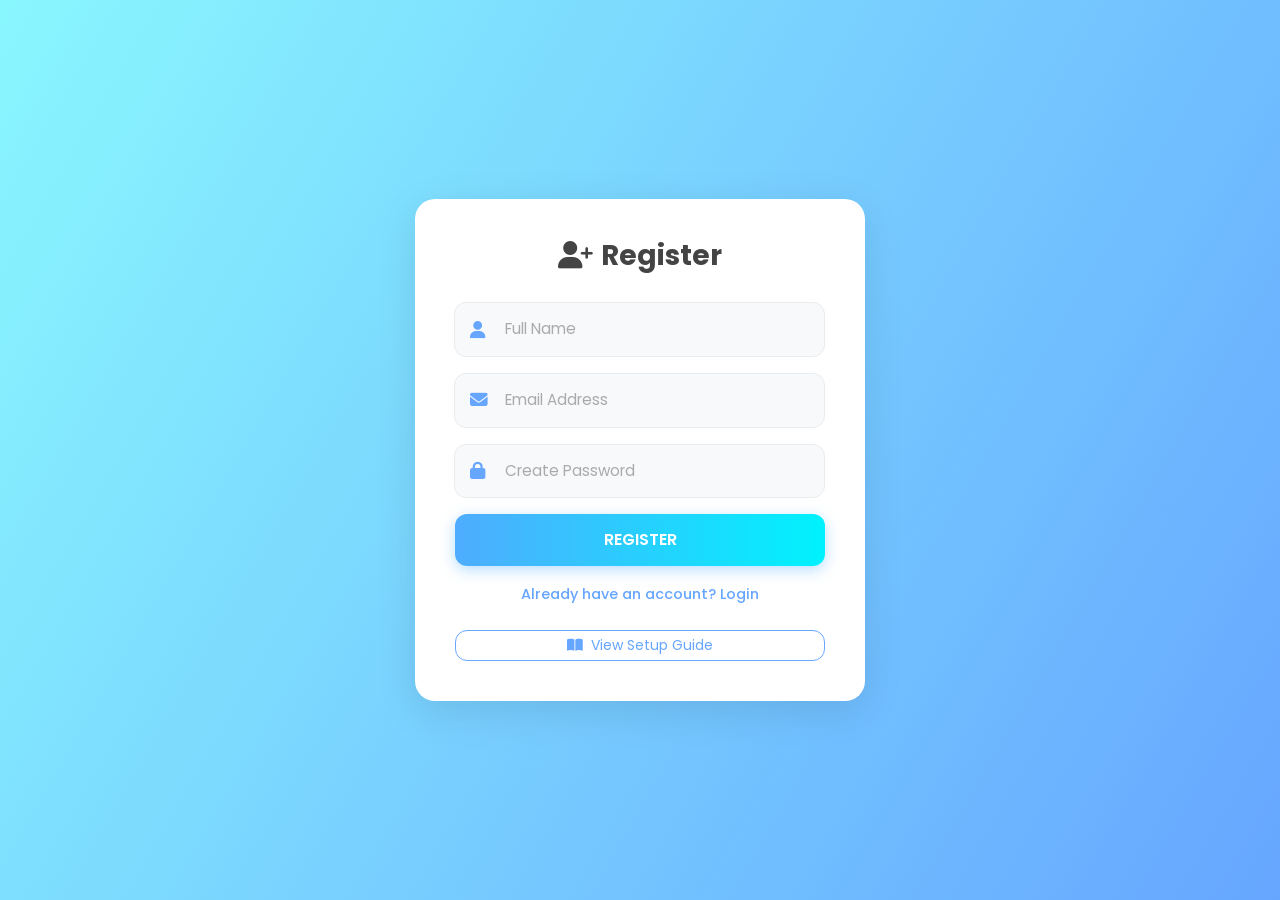
<file: register.html>
<!DOCTYPE html>
<html lang="en">

<head>
    <meta charset="UTF-8">
    <meta name="viewport" content="width=device-width, initial-scale=1.0">
    <title>Register - GUVI Internship</title>
    <link rel="stylesheet" href="https://cdn.jsdelivr.net/npm/bootstrap@5.3.0/dist/css/bootstrap.min.css">
    <link rel="stylesheet" href="assets/css/style.css">
    <!-- Font Awesome -->
    <link rel="stylesheet" href="https://cdnjs.cloudflare.com/ajax/libs/font-awesome/6.4.0/css/all.min.css">
</head>

<body>
    <div class="glass-card">
        <h3><i class="fas fa-user-plus me-2"></i>Register</h3>

        <div class="mb-3 input-group">
            <span class="input-group-text"><i class="fas fa-user"></i></span>
            <input id="name" type="text" class="form-control" placeholder="Full Name">
        </div>

        <div class="mb-3 input-group">
            <span class="input-group-text"><i class="fas fa-envelope"></i></span>
            <input id="email" type="email" class="form-control" placeholder="Email Address">
        </div>

        <div class="mb-3 input-group">
            <span class="input-group-text"><i class="fas fa-lock"></i></span>
            <input id="password" type="password" class="form-control" placeholder="Create Password">
        </div>

        <button id="registerBtn" class="btn btn-primary w-100">REGISTER</button>

        <div class="mt-3 text-center">
            <a href="login.html">Already have an account? Login</a>
        </div>

        <div class="mt-4 text-center">
            <a href="guide.html" target="_blank" class="btn btn-sm btn-outline-light w-100"
                style="border-radius: 12px; color: #66a6ff; border-color: #66a6ff;">
                <i class="fas fa-book-open me-2"></i>View Setup Guide
            </a>
        </div>
    </div>

    <script src="https://code.jquery.com/jquery-3.6.0.min.js"></script>
    <script src="assets/js/register.js"></script>
</body>

</html>
</file>
<file: assets/css/style.css>
@import url('https://fonts.googleapis.com/css2?family=Poppins:wght@300;400;500;600;700&display=swap');

:root {
    --primary-color: #4facfe;
    --secondary-color: #00f2fe;
    --text-color: #333333;
    /* Dark text for clarity */
    --card-bg: #ffffff;
    --input-bg: #f8f9fa;
    --input-border: #e9ecef;
}

body {
    /* Clean "Malibu Beach" Gradient - Soothing and Clear */
    background: linear-gradient(120deg, #89f7fe 0%, #66a6ff 100%);
    font-family: 'Poppins', sans-serif;
    min-height: 100vh;
    display: flex;
    justify-content: center;
    align-items: center;
    margin: 0;
    color: var(--text-color);
}

/* Solid Clean Card for Maximum Readability */
.glass-card {
    background: var(--card-bg);
    border-radius: 20px;
    padding: 40px;
    box-shadow: 0 10px 40px rgba(0, 0, 0, 0.1);
    /* Soft shadow */
    width: 100%;
    max-width: 450px;
    animation: fadeIn 0.6s ease-out;
}

@keyframes fadeIn {
    from {
        opacity: 0;
        transform: translateY(-20px);
    }

    to {
        opacity: 1;
        transform: translateY(0);
    }
}

h3 {
    text-align: center;
    margin-bottom: 30px;
    font-weight: 700;
    color: #444;
}

/* Forms */
.form-label {
    font-weight: 500;
    margin-bottom: 8px;
    font-size: 0.9rem;
    color: #555;
    display: block;
}

.input-group {
    position: relative;
    margin-bottom: 20px;
}

.input-group-text {
    background: transparent;
    border: none;
    color: #66a6ff;
    /* Accent color for icons */
    position: absolute;
    left: 15px;
    top: 50%;
    transform: translateY(-50%);
    z-index: 10;
    padding: 0;
    font-size: 1.1rem;
}

.form-control {
    background: var(--input-bg) !important;
    border: 1px solid var(--input-border) !important;
    color: #333 !important;
    /* Dark text for input */
    padding: 15px 15px 15px 50px !important;
    border-radius: 12px !important;
    font-size: 0.95rem;
    transition: all 0.3s ease;
}

.form-control::placeholder {
    color: #aaa;
}

.form-control:focus {
    background: #fff !important;
    border-color: #66a6ff !important;
    box-shadow: 0 0 0 4px rgba(102, 166, 255, 0.1) !important;
}

/* Buttons */
.btn-primary {
    background: linear-gradient(to right, #4facfe 0%, #00f2fe 100%);
    border: none;
    border-radius: 12px;
    padding: 14px;
    font-weight: 600;
    font-size: 1rem;
    box-shadow: 0 4px 15px rgba(79, 172, 254, 0.4);
    transition: transform 0.2s, box-shadow 0.2s;
    color: white;
}

.btn-success {
    background: linear-gradient(to right, #43e97b 0%, #38f9d7 100%);
    border: none;
    border-radius: 12px;
    padding: 14px;
    font-weight: 600;
    box-shadow: 0 4px 15px rgba(67, 233, 123, 0.4);
    color: white;
}

.btn:hover {
    transform: translateY(-2px);
    box-shadow: 0 8px 25px rgba(0, 0, 0, 0.15);
}

/* New Outline Button for Logout */
.btn-outline-light {
    border: 1px solid #ddd;
    color: #666;
    background: white;
}

.btn-outline-light:hover {
    background: #f8f9fa;
    color: #333;
}

/* Links */
a {
    color: #66a6ff;
    text-decoration: none;
    font-size: 0.9rem;
    font-weight: 500;
}

a:hover {
    color: #333;
    text-decoration: underline;
}

/* Utilities */
.text-center {
    text-align: center;
}

.mt-3 {
    margin-top: 1rem;
}

.mb-3 {
    margin-bottom: 1rem;
}

.w-100 {
    width: 100%;
}

/* Autocomplete Fix for Chrome - matching light theme */
input:-webkit-autofill,
input:-webkit-autofill:hover,
input:-webkit-autofill:focus,
input:-webkit-autofill:active {
    -webkit-box-shadow: 0 0 0 30px #f8f9fa inset !important;
    -webkit-text-fill-color: #333 !important;
}
</file>
<file: styles.css>
* {
  margin: 0;
  padding: 0;
  box-sizing: border-box;
}

:root {
  --primary-color: #2563eb;
  --secondary-color: #1e40af;
  --accent-color: #f59e0b;
  --success-color: #10b981;
  --warning-color: #f59e0b;
  --error-color: #ef4444;

  --text-primary: #1f2937;
  --text-secondary: #6b7280;
  --text-light: #9ca3af;

  --bg-primary: #ffffff;
  --bg-secondary: #f8fafc;
  --bg-tertiary: #f1f5f9;
  --bg-dark: #0f172a;

  --border-color: #e2e8f0;
  --border-light: #f1f5f9;

  --shadow-sm: 0 1px 2px 0 rgba(0, 0, 0, 0.05);
  --shadow-md: 0 4px 6px -1px rgba(0, 0, 0, 0.1);
  --shadow-lg: 0 10px 15px -3px rgba(0, 0, 0, 0.1);
  --shadow-xl: 0 20px 25px -5px rgba(0, 0, 0, 0.1);

  --font-mono: 'JetBrains Mono', 'Consolas', 'Monaco', monospace;
  --font-serif: 'Crimson Text', 'Georgia', serif;
  --font-sans: -apple-system, BlinkMacSystemFont, 'Segoe UI', sans-serif;

  --border-radius: 12px;
  --border-radius-lg: 16px;
  --border-radius-xl: 24px;
}

body {
  font-family: var(--font-serif);
  line-height: 1.7;
  color: var(--text-primary);
  background: linear-gradient(135deg, #667eea 0%, #764ba2 100%);
  min-height: 100vh;
}

.container {
  max-width: 1200px;
  margin: 0 auto;
  background: var(--bg-primary);
  min-height: 100vh;
  box-shadow: var(--shadow-xl);
}

/* Hero Section */
.hero {
  background: linear-gradient(135deg, #1e3a8a 0%, #3730a3 50%, #581c87 100%);
  color: white;
  padding: 4rem 2rem;
  display: grid;
  grid-template-columns: 2fr 1fr;
  gap: 3rem;
  align-items: center;
}

.hero-title {
  font-size: 3.5rem;
  font-weight: 600;
  margin-bottom: 1rem;
  background: linear-gradient(45deg, #fbbf24, #f59e0b);
  -webkit-background-clip: text;
  -webkit-text-fill-color: transparent;
  background-clip: text;
}

.hero-subtitle {
  font-size: 1.5rem;
  margin-bottom: 1.5rem;
  opacity: 0.9;
  font-style: italic;
}

.hero-description {
  font-size: 1.1rem;
  opacity: 0.8;
  line-height: 1.6;
}

.tech-stack {
  display: grid;
  grid-template-columns: repeat(2, 1fr);
  gap: 1rem;
}

.tech-item {
  background: rgba(255, 255, 255, 0.1);
  padding: 1rem;
  border-radius: var(--border-radius);
  text-align: center;
  font-weight: 500;
  backdrop-filter: blur(10px);
  border: 1px solid rgba(255, 255, 255, 0.2);
  transition: all 0.3s ease;
}

.tech-item:hover {
  background: rgba(255, 255, 255, 0.2);
  transform: translateY(-2px);
}

/* Table of Contents */
.table-of-contents {
  padding: 3rem 2rem;
  background: var(--bg-secondary);
  border-bottom: 1px solid var(--border-color);
}

.table-of-contents h2 {
  font-size: 2rem;
  margin-bottom: 2rem;
  text-align: center;
  color: var(--text-primary);
}

.toc-grid {
  display: grid;
  grid-template-columns: repeat(auto-fit, minmax(200px, 1fr));
  gap: 1rem;
}

.toc-item {
  display: flex;
  align-items: center;
  gap: 1rem;
  padding: 1.5rem;
  background: var(--bg-primary);
  border-radius: var(--border-radius);
  text-decoration: none;
  color: var(--text-primary);
  border: 2px solid transparent;
  transition: all 0.3s ease;
  box-shadow: var(--shadow-sm);
}

.toc-item:hover {
  border-color: var(--primary-color);
  transform: translateY(-2px);
  box-shadow: var(--shadow-md);
}

.toc-number {
  background: var(--primary-color);
  color: white;
  width: 2.5rem;
  height: 2.5rem;
  border-radius: 50%;
  display: flex;
  align-items: center;
  justify-content: center;
  font-weight: 600;
  font-family: var(--font-mono);
}

.toc-title {
  font-weight: 500;
  font-size: 1.1rem;
}

/* Content Sections */
.content {
  padding: 0 2rem 2rem;
}

.step-section {
  margin-bottom: 4rem;
  scroll-margin-top: 2rem;
}

.step-header {
  display: flex;
  align-items: center;
  gap: 1.5rem;
  margin-bottom: 2.5rem;
  padding-bottom: 1rem;
  border-bottom: 2px solid var(--border-color);
}

.step-number {
  background: linear-gradient(135deg, var(--primary-color), var(--secondary-color));
  color: white;
  width: 4rem;
  height: 4rem;
  border-radius: 50%;
  display: flex;
  align-items: center;
  justify-content: center;
  font-weight: 600;
  font-size: 1.5rem;
  font-family: var(--font-mono);
  box-shadow: var(--shadow-md);
}

.step-header h2 {
  font-size: 2.5rem;
  color: var(--text-primary);
  font-weight: 600;
}

/* Tools Grid */
.tools-grid {
  display: grid;
  grid-template-columns: repeat(auto-fit, minmax(300px, 1fr));
  gap: 2rem;
}

.tool-category {
  background: var(--bg-secondary);
  padding: 2rem;
  border-radius: var(--border-radius-lg);
  border: 1px solid var(--border-color);
}

.tool-category h3 {
  font-size: 1.5rem;
  margin-bottom: 1.5rem;
  color: var(--primary-color);
  font-weight: 600;
}

.tool-list {
  display: flex;
  flex-direction: column;
  gap: 1rem;
}

.tool-item {
  display: flex;
  align-items: center;
  gap: 1rem;
  padding: 1rem;
  background: var(--bg-primary);
  border-radius: var(--border-radius);
  border: 1px solid var(--border-light);
  transition: all 0.3s ease;
}

.tool-item:hover {
  box-shadow: var(--shadow-md);
  transform: translateX(4px);
}

.tool-icon {
  font-size: 1.5rem;
  width: 2.5rem;
  text-align: center;
}

.tool-info {
  display: flex;
  flex-direction: column;
}

.tool-info strong {
  font-weight: 600;
  color: var(--text-primary);
}

.tool-info span {
  color: var(--text-secondary);
  font-size: 0.9rem;
}

/* Installation Steps */
.installation-steps {
  display: grid;
  grid-template-columns: repeat(auto-fit, minmax(250px, 1fr));
  gap: 2rem;
  margin-bottom: 2rem;
}

.install-step {
  display: flex;
  flex-direction: column;
  align-items: center;
  text-align: center;
  padding: 2rem;
  background: var(--bg-secondary);
  border-radius: var(--border-radius-lg);
  border: 1px solid var(--border-color);
}

.step-icon {
  font-size: 3rem;
  margin-bottom: 1rem;
}

.step-content h3 {
  font-size: 1.3rem;
  margin-bottom: 0.5rem;
  color: var(--text-primary);
  font-weight: 600;
}

.step-content p {
  color: var(--text-secondary);
  margin-bottom: 1rem;
}

/* Code Blocks */
.code-block {
  background: var(--bg-dark);
  color: #e2e8f0;
  padding: 1.5rem;
  border-radius: var(--border-radius);
  font-family: var(--font-mono);
  font-size: 0.9rem;
  line-height: 1.6;
  margin: 1rem 0;
  overflow-x: auto;
  border: 1px solid #334155;
}

.code-title {
  color: var(--accent-color);
  font-size: 0.8rem;
  text-transform: uppercase;
  letter-spacing: 0.5px;
  margin-bottom: 0.5rem;
  font-weight: 500;
}

.code-block code {
  display: block;
  margin: 0.25rem 0;
  color: #94a3b8;
}

/* Important Note */
.important-note {
  background: linear-gradient(135deg, #fef3c7, #fde68a);
  border: 1px solid #f59e0b;
  padding: 1.5rem;
  border-radius: var(--border-radius);
  margin-top: 2rem;
  color: #92400e;
  font-weight: 500;
}

/* Note Boxes */
.note-box {
  padding: 1rem;
  border-radius: var(--border-radius);
  margin-top: 1rem;
  font-size: 0.95rem;
  line-height: 1.5;
}

.note-box strong {
  font-weight: 600;
}

.note-box.info {
  background: #eff6ff;
  border: 1px solid #bfdbfe;
  color: #1e40af;
}

.note-box.success {
  background: #f0fdf4;
  border: 1px solid #bbf7d0;
  color: #166534;
}

/* Sub-steps in Verification */
.verification-substep {
  margin-top: 1rem;
  padding-top: 1rem;
  border-top: 1px dashed var(--border-color);
}

.verification-substep h5 {
  font-size: 0.85rem;
  text-transform: uppercase;
  color: var(--text-secondary);
  margin-bottom: 0.5rem;
  letter-spacing: 0.05em;
  font-weight: 600;
}

.small-note {
  display: block;
  font-size: 0.85rem !important;
  color: var(--warning-color) !important;
  margin-top: 0.5rem;
  font-weight: 500;
}

/* Database Setup */
.database-setup {
  display: grid;
  gap: 2rem;
}

.db-container {
  background: var(--bg-secondary);
  border-radius: var(--border-radius-lg);
  overflow: hidden;
  border: 1px solid var(--border-color);
  box-shadow: var(--shadow-sm);
}

.db-header {
  display: flex;
  align-items: center;
  gap: 1rem;
  padding: 1.5rem;
  background: linear-gradient(135deg, #f8fafc, #e2e8f0);
  border-bottom: 1px solid var(--border-color);
}

.db-icon {
  font-size: 2rem;
}

.mysql-icon {
  color: #00758f;
}

.mongo-icon {
  color: #47a248;
}

.redis-icon {
  color: #dc382d;
}

.db-header h3 {
  font-size: 1.5rem;
  font-weight: 600;
  color: var(--text-primary);
}

.db-content {
  padding: 2rem;
}

.db-content p {
  color: var(--text-secondary);
  margin-bottom: 1.5rem;
}

.db-info {
  display: flex;
  gap: 2rem;
  margin-top: 1rem;
  padding: 1rem;
  background: var(--bg-primary);
  border-radius: var(--border-radius);
  border: 1px solid var(--border-light);
}

.db-info span {
  font-size: 0.9rem;
  color: var(--text-secondary);
}

/* Verification Box */
.verification-box {
  background: linear-gradient(135deg, #ecfdf5, #d1fae5);
  border: 1px solid var(--success-color);
  padding: 2rem;
  border-radius: var(--border-radius-lg);
  margin-top: 2rem;
}

.verification-box h4 {
  color: #065f46;
  font-size: 1.3rem;
  margin-bottom: 1rem;
  font-weight: 600;
}

.verification-box p {
  color: #047857;
  font-weight: 500;
}

.instruction-lead {
  margin-bottom: 1.5rem;
  font-size: 1.1rem;
  color: var(--primary-color);
  background: white;
  padding: 1rem;
  border-radius: var(--border-radius);
  border-left: 4px solid var(--accent-color);
  box-shadow: var(--shadow-sm);
}

/* Schema Setup */
.schema-setup {
  display: grid;
  grid-template-columns: repeat(auto-fit, minmax(400px, 1fr));
  gap: 2rem;
}

.schema-container {
  background: var(--bg-secondary);
  padding: 2rem;
  border-radius: var(--border-radius-lg);
  border: 1px solid var(--border-color);
}

.schema-container h3 {
  font-size: 1.5rem;
  margin-bottom: 2rem;
  color: var(--primary-color);
  font-weight: 600;
}

.schema-steps {
  display: flex;
  flex-direction: column;
  gap: 1.5rem;
}

.schema-step {
  display: flex;
  gap: 1rem;
  align-items: flex-start;
}

.schema-step-number {
  background: var(--primary-color);
  color: white;
  width: 2rem;
  height: 2rem;
  border-radius: 50%;
  display: flex;
  align-items: center;
  justify-content: center;
  font-weight: 600;
  font-size: 0.9rem;
  flex-shrink: 0;
  margin-top: 0.25rem;
}

.schema-content h4 {
  font-size: 1.1rem;
  margin-bottom: 0.5rem;
  color: var(--text-primary);
  font-weight: 600;
}

/* PHP Setup */
.php-setup {
  display: flex;
  flex-direction: column;
  gap: 3rem;
}

.php-step {
  background: var(--bg-secondary);
  padding: 2rem;
  border-radius: var(--border-radius-lg);
  border: 1px solid var(--border-color);
}

.php-step h3 {
  font-size: 1.5rem;
  margin-bottom: 2rem;
  color: var(--primary-color);
  font-weight: 600;
}

.php-instructions {
  display: flex;
  flex-direction: column;
  gap: 1.5rem;
}

.instruction-item {
  display: flex;
  gap: 1rem;
  align-items: flex-start;
}

.instruction-number {
  background: var(--accent-color);
  color: white;
  width: 2rem;
  height: 2rem;
  border-radius: 50%;
  display: flex;
  align-items: center;
  justify-content: center;
  font-weight: 600;
  font-size: 0.9rem;
  flex-shrink: 0;
  margin-top: 0.25rem;
}

.instruction-content strong {
  display: block;
  margin-bottom: 0.5rem;
  color: var(--text-primary);
  font-weight: 600;
}

.instruction-content p {
  color: var(--text-secondary);
}

.instruction-content code {
  background: var(--bg-tertiary);
  padding: 0.25rem 0.5rem;
  border-radius: 4px;
  font-family: var(--font-mono);
  font-size: 0.9rem;
  color: var(--text-primary);
}

/* Extension Setup */
.extension-setup {
  display: grid;
  grid-template-columns: repeat(auto-fit, minmax(200px, 1fr));
  gap: 1.5rem;
}

.extension-item {
  display: flex;
  flex-direction: column;
  align-items: center;
  text-align: center;
  padding: 1.5rem;
  background: var(--bg-primary);
  border-radius: var(--border-radius);
  border: 1px solid var(--border-light);
}

.extension-icon {
  font-size: 2rem;
  margin-bottom: 1rem;
}

.extension-content strong {
  display: block;
  margin-bottom: 0.5rem;
  color: var(--text-primary);
  font-weight: 600;
}

.extension-content p {
  color: var(--text-secondary);
  font-size: 0.9rem;
}

/* Dependencies */
.dependencies {
  display: grid;
  grid-template-columns: repeat(auto-fit, minmax(250px, 1fr));
  gap: 1.5rem;
}

.dependency-item {
  background: var(--bg-primary);
  padding: 1.5rem;
  border-radius: var(--border-radius);
  border: 1px solid var(--border-light);
}

.dependency-item h4 {
  font-size: 1.1rem;
  margin-bottom: 1rem;
  color: var(--text-primary);
  font-weight: 600;
}

/* Project Structure */
.project-structure {
  background: var(--bg-secondary);
  padding: 2rem;
  border-radius: var(--border-radius-lg);
  border: 1px solid var(--border-color);
}

.file-tree {
  font-family: var(--font-mono);
  font-size: 0.9rem;
}

.tree-item {
  display: flex;
  align-items: center;
  gap: 0.5rem;
  padding: 0.25rem 0;
  color: var(--text-primary);
}

.tree-children {
  margin-left: 1.5rem;
  border-left: 2px solid var(--border-color);
  padding-left: 1rem;
}

.tree-children.nested {
  margin-left: 3rem;
}

.tree-icon {
  font-size: 1rem;
}

.tree-name {
  font-weight: 500;
}

.tree-note {
  color: var(--text-secondary);
  font-style: italic;
  font-size: 0.8rem;
}

.folder .tree-name {
  color: var(--primary-color);
  font-weight: 600;
}

/* Launch Section */
.launch-section {
  display: flex;
  flex-direction: column;
  gap: 2rem;
}

.launch-step {
  display: flex;
  align-items: center;
  gap: 2rem;
  padding: 2rem;
  background: var(--bg-secondary);
  border-radius: var(--border-radius-lg);
  border: 1px solid var(--border-color);
}

.launch-icon {
  font-size: 3rem;
  flex-shrink: 0;
}

.launch-content h3 {
  font-size: 1.5rem;
  margin-bottom: 1rem;
  color: var(--text-primary);
  font-weight: 600;
}

.url-box {
  background: var(--bg-primary);
  padding: 1rem;
  border-radius: var(--border-radius);
  border: 2px solid var(--primary-color);
  margin-top: 1rem;
}

.url-box a {
  color: var(--primary-color);
  text-decoration: none;
  font-family: var(--font-mono);
  font-weight: 500;
  font-size: 1.1rem;
}

.url-box a:hover {
  text-decoration: underline;
}

/* Application Flow */
.application-flow {
  background: var(--bg-secondary);
  padding: 2rem;
  border-radius: var(--border-radius-lg);
  border: 1px solid var(--border-color);
  margin-top: 2rem;
}

.application-flow h3 {
  font-size: 1.5rem;
  margin-bottom: 2rem;
  color: var(--primary-color);
  font-weight: 600;
  text-align: center;
}

.flow-steps {
  display: flex;
  align-items: center;
  justify-content: center;
  gap: 1rem;
  flex-wrap: wrap;
}

.flow-step {
  display: flex;
  flex-direction: column;
  align-items: center;
  gap: 0.5rem;
  padding: 1rem;
  background: var(--bg-primary);
  border-radius: var(--border-radius);
  border: 1px solid var(--border-light);
  min-width: 150px;
}

.flow-number {
  background: var(--primary-color);
  color: white;
  width: 2rem;
  height: 2rem;
  border-radius: 50%;
  display: flex;
  align-items: center;
  justify-content: center;
  font-weight: 600;
}

.flow-text {
  font-size: 0.9rem;
  color: var(--text-secondary);
  text-align: center;
}

.flow-arrow {
  font-size: 1.5rem;
  color: var(--primary-color);
  font-weight: bold;
}

/* Verification Tools */
.verification-tools {
  display: grid;
  gap: 2rem;
}

.verification-tool {
  background: var(--bg-secondary);
  border-radius: var(--border-radius-lg);
  overflow: hidden;
  border: 1px solid var(--border-color);
  box-shadow: var(--shadow-sm);
}

.tool-header {
  display: flex;
  align-items: center;
  justify-content: space-between;
  padding: 1.5rem;
  background: linear-gradient(135deg, #f8fafc, #e2e8f0);
  border-bottom: 1px solid var(--border-color);
}

.tool-header h3 {
  font-size: 1.5rem;
  font-weight: 600;
  color: var(--text-primary);
}

.tool-name {
  background: var(--primary-color);
  color: white;
  padding: 0.5rem 1rem;
  border-radius: var(--border-radius);
  font-size: 0.9rem;
  font-weight: 500;
}

.tool-logo {
  font-size: 2rem;
}

.mysql-logo {
  color: #00758f;
}

.mongo-logo {
  color: #47a248;
}

.redis-logo {
  color: #dc382d;
}

.tool-content {
  padding: 2rem;
}

.connection-details {
  display: grid;
  grid-template-columns: repeat(auto-fit, minmax(200px, 1fr));
  gap: 1rem;
  margin-bottom: 1.5rem;
}

.detail-item {
  background: var(--bg-primary);
  padding: 1rem;
  border-radius: var(--border-radius);
  border: 1px solid var(--border-light);
  font-size: 0.9rem;
}

.detail-item strong {
  color: var(--text-primary);
}

.detail-item code {
  background: var(--bg-tertiary);
  padding: 0.25rem 0.5rem;
  border-radius: 4px;
  font-family: var(--font-mono);
  font-size: 0.8rem;
  color: var(--text-primary);
}

/* Final Result */
.final-result {
  background: linear-gradient(135deg, #ecfdf5, #d1fae5);
  padding: 3rem 2rem;
  border-radius: var(--border-radius-xl);
  border: 1px solid var(--success-color);
  margin: 3rem 0;
}

.result-header {
  text-align: center;
  margin-bottom: 3rem;
}

.result-header h2 {
  font-size: 2.5rem;
  color: #065f46;
  margin-bottom: 1rem;
  font-weight: 600;
}

.result-header p {
  font-size: 1.2rem;
  color: #047857;
}

.result-grid {
  display: grid;
  grid-template-columns: repeat(auto-fit, minmax(250px, 1fr));
  gap: 2rem;
}

.result-item {
  display: flex;
  align-items: center;
  gap: 1rem;
  padding: 2rem;
  background: var(--bg-primary);
  border-radius: var(--border-radius-lg);
  border: 1px solid var(--success-color);
  box-shadow: var(--shadow-sm);
}

.result-icon {
  font-size: 2.5rem;
  flex-shrink: 0;
}

.result-content h3 {
  font-size: 1.3rem;
  color: #065f46;
  margin-bottom: 0.5rem;
  font-weight: 600;
}

.result-content p {
  color: #047857;
  font-size: 0.9rem;
}

/* Footer */
.footer {
  background: var(--bg-dark);
  color: #e2e8f0;
  padding: 2rem;
  text-align: center;
}

.footer-content {
  display: flex;
  flex-direction: column;
  gap: 1rem;
  align-items: center;
}

.footer-links {
  display: flex;
  gap: 2rem;
  flex-wrap: wrap;
  justify-content: center;
}

.footer-links a {
  color: #94a3b8;
  text-decoration: none;
  font-size: 0.9rem;
  transition: color 0.3s ease;
}

.footer-links a:hover {
  color: var(--accent-color);
}

/* Responsive Design */
@media (max-width: 768px) {
  .hero {
    grid-template-columns: 1fr;
    text-align: center;
    padding: 2rem 1rem;
  }

  .hero-title {
    font-size: 2.5rem;
  }

  .container {
    margin: 0;
  }

  .content {
    padding: 0 1rem 2rem;
  }

  .table-of-contents {
    padding: 2rem 1rem;
  }

  .toc-grid {
    grid-template-columns: 1fr;
  }

  .tools-grid {
    grid-template-columns: 1fr;
  }

  .installation-steps {
    grid-template-columns: 1fr;
  }

  .schema-setup {
    grid-template-columns: 1fr;
  }

  .flow-steps {
    flex-direction: column;
  }

  .flow-arrow {
    transform: rotate(90deg);
  }

  .result-grid {
    grid-template-columns: 1fr;
  }

  .footer-content {
    text-align: center;
  }

  .footer-links {
    flex-direction: column;
    gap: 1rem;
  }
}

@media (max-width: 480px) {
  .hero-title {
    font-size: 2rem;
  }

  .step-header {
    flex-direction: column;
    text-align: center;
    gap: 1rem;
  }

  .step-header h2 {
    font-size: 2rem;
  }

  .launch-step {
    flex-direction: column;
    text-align: center;
  }

  .db-header {
    flex-direction: column;
    text-align: center;
    gap: 0.5rem;
  }

  .connection-details {
    grid-template-columns: 1fr;
  }
}

/* Smooth Scrolling */
html {
  scroll-behavior: smooth;
}

/* Animation Classes */
.fade-in {
  opacity: 0;
  transform: translateY(20px);
  animation: fadeInUp 0.6s ease forwards;
}

@keyframes fadeInUp {
  to {
    opacity: 1;
    transform: translateY(0);
  }
}

/* Focus Styles for Accessibility */
a:focus,
button:focus {
  outline: 2px solid var(--primary-color);
  outline-offset: 2px;
}

/* Print Styles */
@media print {
  .hero {
    background: none !important;
    color: black !important;
  }

  .code-block {
    background: #f5f5f5 !important;
    color: black !important;
    border: 1px solid #ccc !important;
  }

  .footer {
    background: none !important;
    color: black !important;
  }
}
</file>
